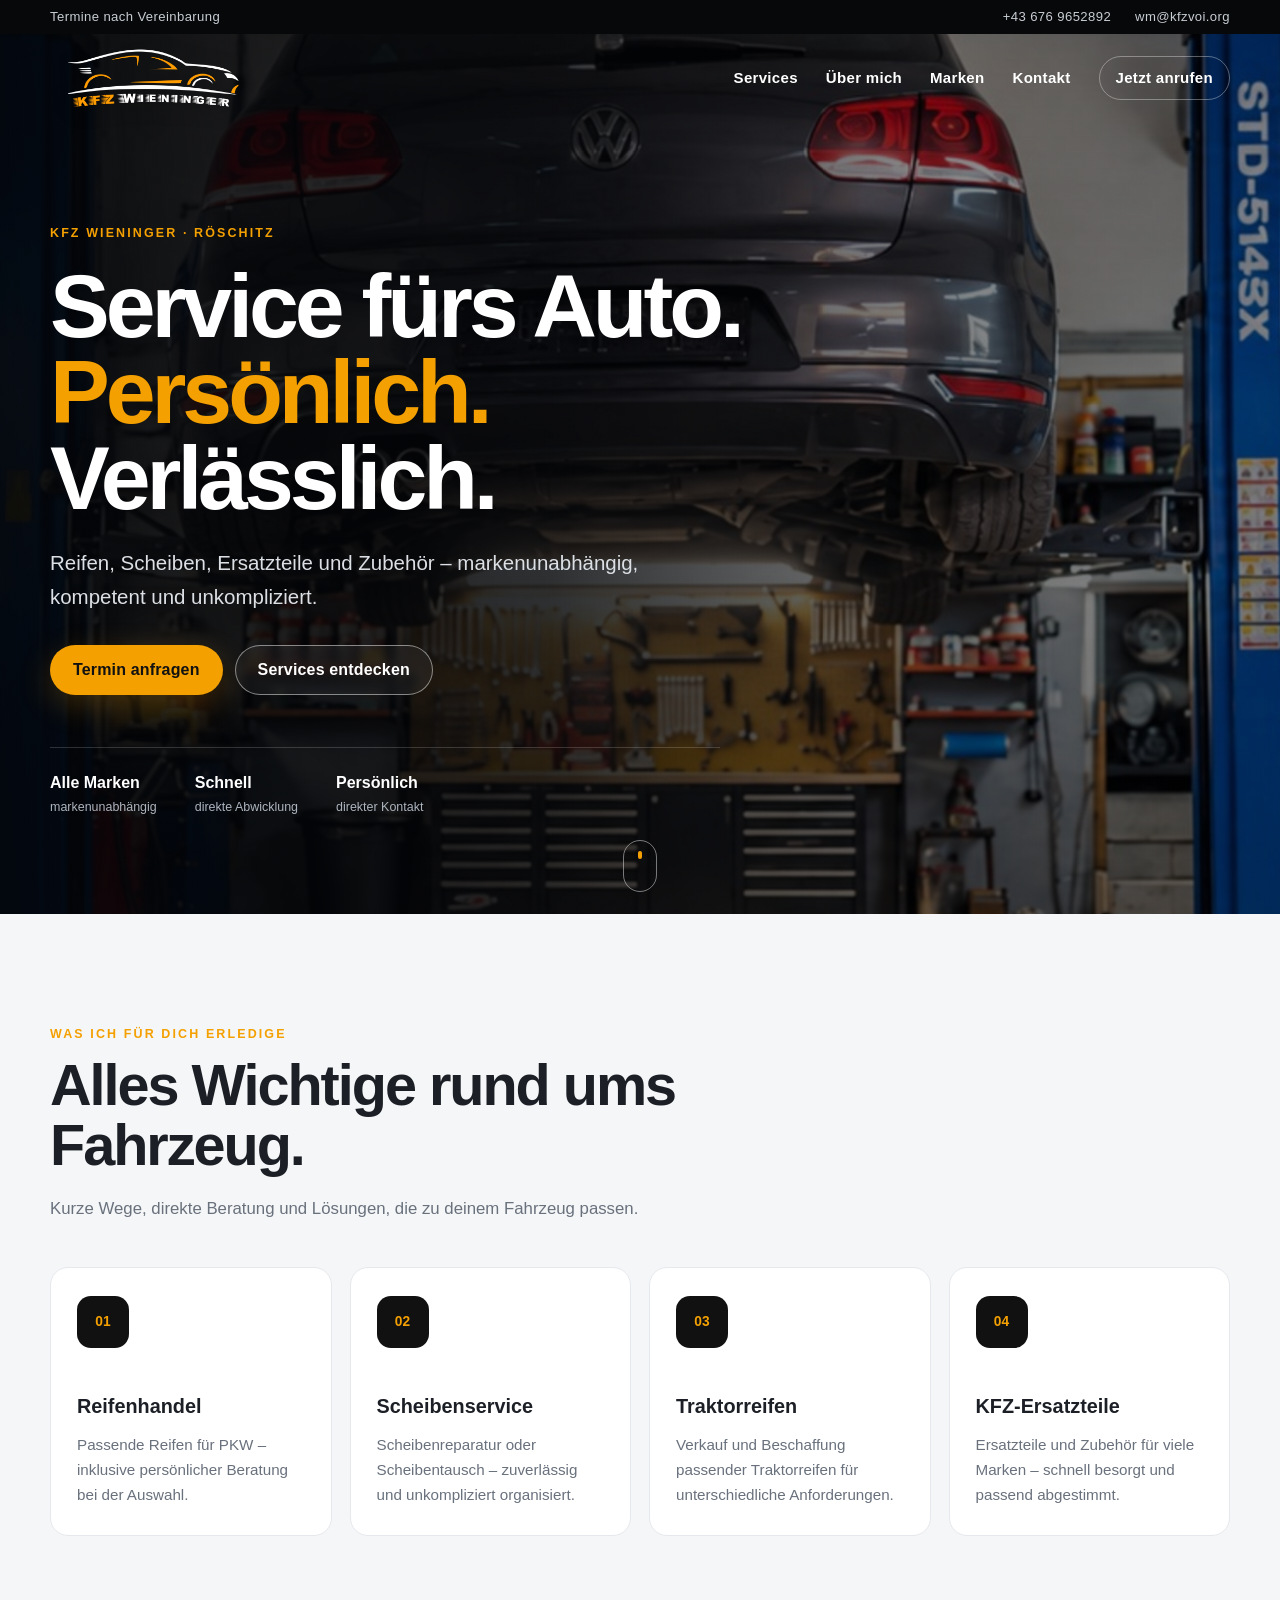
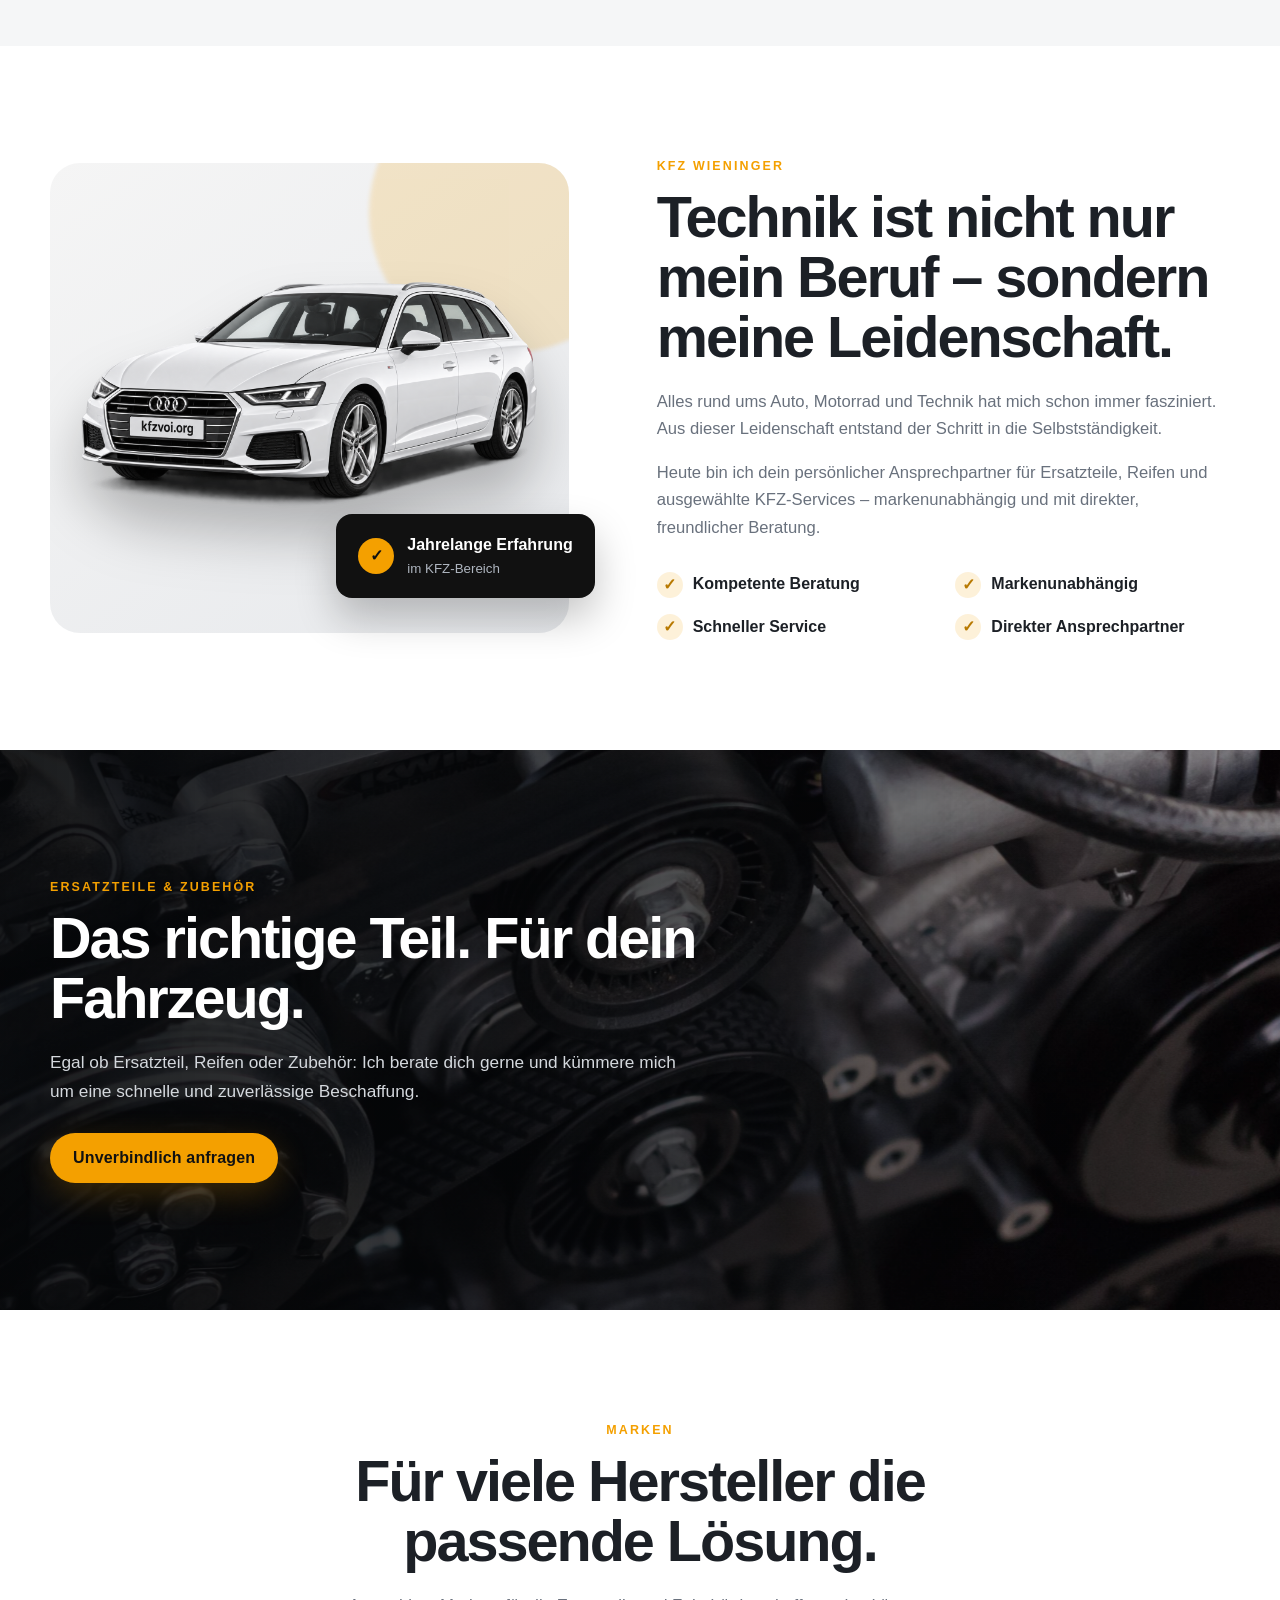
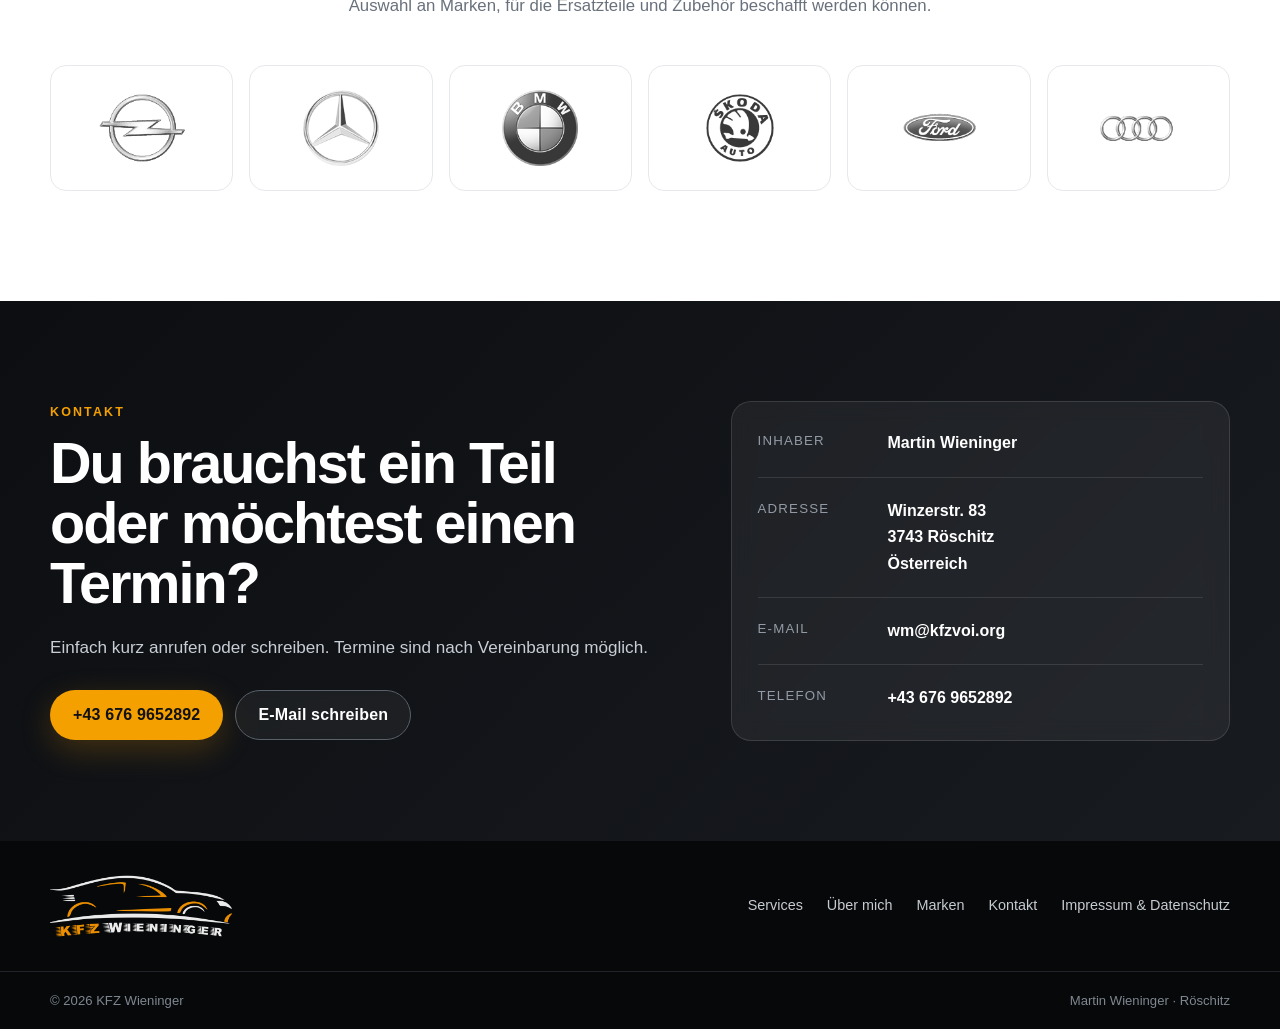
<file: index.html>
<!doctype html>
<html lang="de">
<head>
  <meta charset="utf-8">
  <meta name="viewport" content="width=device-width,initial-scale=1">
  <meta name="theme-color" content="#0b0c0e">
  <title>KFZ Wieninger – Service, Reifen & Ersatzteile</title>
  <meta name="description" content="KFZ Wieninger in Röschitz – Reifenhandel, Scheibenreparatur, Traktorreifen und KFZ-Ersatzteile. Persönlich, markenunabhängig und zuverlässig.">
  <link rel="stylesheet" href="assets/style.css">
  <link rel="icon" href="favicon.ico" type="image/x-icon">
</head>
<body>
  <div class="topbar">
    <div class="wrap topbar-inner">
      <span>Termine nach Vereinbarung</span>
      <div class="topbar-links">
        <a href="tel:+436769652892">+43 676 9652892</a>
        <a href="mailto:wm@kfzvoi.org">wm@kfzvoi.org</a>
      </div>
    </div>
  </div>

  <header class="site-header" id="site-header">
    <div class="wrap nav">
      <a class="logo" href="#top" aria-label="KFZ Wieninger Startseite"><img src="assets/img/logo.png" alt="KFZ Wieninger"></a>
      <button class="menu-btn" aria-label="Menü öffnen" aria-expanded="false"><span></span><span></span><span></span></button>
      <nav class="navlinks" aria-label="Hauptnavigation">
        <a href="#services">Services</a>
        <a href="#ueber-mich">Über mich</a>
        <a href="#marken">Marken</a>
        <a href="#kontakt">Kontakt</a>
        <a class="nav-cta" href="tel:+436769652892">Jetzt anrufen</a>
      </nav>
    </div>
  </header>

  <main id="top">
    <section class="hero parallax-section" data-parallax="0.18">
      <div class="parallax-bg hero-bg" aria-hidden="true"></div>
      <div class="hero-shade" aria-hidden="true"></div>
      <div class="wrap hero-inner">
        <div class="hero-copy reveal">
          <div class="eyebrow">KFZ Wieninger · Röschitz</div>
          <h1>Service fürs Auto.<br><span>Persönlich.</span> Verlässlich.</h1>
          <p>Reifen, Scheiben, Ersatzteile und Zubehör – markenunabhängig, kompetent und unkompliziert.</p>
          <div class="hero-actions">
            <a class="button primary" href="tel:+436769652892">Termin anfragen</a>
            <a class="button ghost" href="#services">Services entdecken</a>
          </div>
          <div class="hero-facts" aria-label="Vorteile">
            <div><strong>Alle Marken</strong><span>markenunabhängig</span></div>
            <div><strong>Schnell</strong><span>direkte Abwicklung</span></div>
            <div><strong>Persönlich</strong><span>direkter Kontakt</span></div>
          </div>
        </div>
      </div>
      <a class="scroll-cue" href="#services" aria-label="Zu den Services scrollen"><span></span></a>
    </section>

    <section class="section services-section" id="services">
      <div class="wrap">
        <div class="section-head reveal">
          <div class="kicker">Was ich für dich erledige</div>
          <h2>Alles Wichtige rund ums Fahrzeug.</h2>
          <p>Kurze Wege, direkte Beratung und Lösungen, die zu deinem Fahrzeug passen.</p>
        </div>
        <div class="service-grid">
          <article class="service-card reveal">
            <div class="service-icon">01</div><h3>Reifenhandel</h3><p>Passende Reifen für PKW – inklusive persönlicher Beratung bei der Auswahl.</p>
          </article>
          <article class="service-card reveal">
            <div class="service-icon">02</div><h3>Scheibenservice</h3><p>Scheibenreparatur oder Scheibentausch – zuverlässig und unkompliziert organisiert.</p>
          </article>
          <article class="service-card reveal">
            <div class="service-icon">03</div><h3>Traktorreifen</h3><p>Verkauf und Beschaffung passender Traktorreifen für unterschiedliche Anforderungen.</p>
          </article>
          <article class="service-card reveal">
            <div class="service-icon">04</div><h3>KFZ-Ersatzteile</h3><p>Ersatzteile und Zubehör für viele Marken – schnell besorgt und passend abgestimmt.</p>
          </article>
        </div>
      </div>
    </section>

    <section class="section about-section" id="ueber-mich">
      <div class="wrap about-grid">
        <div class="about-visual reveal">
          <div class="image-frame"><img src="assets/img/audi.png" alt="Fahrzeug"></div>
          <div class="experience-card"><span>✓</span><div><strong>Jahrelange Erfahrung</strong><small>im KFZ-Bereich</small></div></div>
        </div>
        <div class="about-copy reveal">
          <div class="kicker">KFZ Wieninger</div>
          <h2>Technik ist nicht nur mein Beruf – sondern meine Leidenschaft.</h2>
          <p>Alles rund ums Auto, Motorrad und Technik hat mich schon immer fasziniert. Aus dieser Leidenschaft entstand der Schritt in die Selbstständigkeit.</p>
          <p>Heute bin ich dein persönlicher Ansprechpartner für Ersatzteile, Reifen und ausgewählte KFZ-Services – markenunabhängig und mit direkter, freundlicher Beratung.</p>
          <div class="benefits">
            <div><span>✓</span><strong>Kompetente Beratung</strong></div>
            <div><span>✓</span><strong>Markenunabhängig</strong></div>
            <div><span>✓</span><strong>Schneller Service</strong></div>
            <div><span>✓</span><strong>Direkter Ansprechpartner</strong></div>
          </div>
        </div>
      </div>
    </section>

    <section class="parallax-band parallax-section" data-parallax="0.12">
      <div class="parallax-bg workshop-bg" aria-hidden="true"></div>
      <div class="band-overlay" aria-hidden="true"></div>
      <div class="wrap band-content reveal">
        <div class="kicker">Ersatzteile & Zubehör</div>
        <h2>Das richtige Teil. Für dein Fahrzeug.</h2>
        <p>Egal ob Ersatzteil, Reifen oder Zubehör: Ich berate dich gerne und kümmere mich um eine schnelle und zuverlässige Beschaffung.</p>
        <a class="button primary" href="#kontakt">Unverbindlich anfragen</a>
      </div>
    </section>

    <section class="section brands-section" id="marken">
      <div class="wrap">
        <div class="section-head centered reveal">
          <div class="kicker">Marken</div>
          <h2>Für viele Hersteller die passende Lösung.</h2>
          <p>Auswahl an Marken, für die Ersatzteile und Zubehör beschafft werden können.</p>
        </div>
        <div class="brand-grid reveal">
          <div class="brand"><img src="assets/img/opel.png" alt="Opel"></div>
          <div class="brand"><img src="assets/img/mercedes.png" alt="Mercedes-Benz"></div>
          <div class="brand"><img src="assets/img/bmw.png" alt="BMW"></div>
          <div class="brand"><img src="assets/img/skoda.png" alt="Škoda"></div>
          <div class="brand"><img src="assets/img/ford.png" alt="Ford"></div>
          <div class="brand"><img src="assets/img/audi-logo.png" alt="Audi"></div>
        </div>
      </div>
    </section>

    <section class="contact-section" id="kontakt">
      <div class="wrap contact-shell reveal">
        <div class="contact-intro">
          <div class="kicker">Kontakt</div>
          <h2>Du brauchst ein Teil oder möchtest einen Termin?</h2>
          <p>Einfach kurz anrufen oder schreiben. Termine sind nach Vereinbarung möglich.</p>
          <div class="contact-actions">
            <a class="button primary" href="tel:+436769652892">+43 676 9652892</a>
            <a class="button ghost light" href="mailto:wm@kfzvoi.org">E-Mail schreiben</a>
          </div>
        </div>
        <aside class="contact-card">
          <div class="contact-row"><span>Inhaber</span><strong>Martin Wieninger</strong></div>
          <div class="contact-row"><span>Adresse</span><strong>Winzerstr. 83<br>3743 Röschitz<br>Österreich</strong></div>
          <div class="contact-row"><span>E-Mail</span><strong><a href="mailto:wm@kfzvoi.org">wm@kfzvoi.org</a></strong></div>
          <div class="contact-row"><span>Telefon</span><strong><a href="tel:+436769652892">+43 676 9652892</a></strong></div>
        </aside>
      </div>
    </section>
  </main>

  <footer>
    <div class="wrap footer-main">
      <a class="footer-logo" href="#top"><img src="assets/img/logo.png" alt="KFZ Wieninger"></a>
      <div class="footer-links"><a href="#services">Services</a><a href="#ueber-mich">Über mich</a><a href="#marken">Marken</a><a href="#kontakt">Kontakt</a><a href="impressum/">Impressum & Datenschutz</a></div>
    </div>
    <div class="copyright"><div class="wrap"><span>© <span id="year">2026</span> KFZ Wieninger</span><span>Martin Wieninger · Röschitz</span></div></div>
  </footer>

  <a class="mobile-call" href="tel:+436769652892" aria-label="KFZ Wieninger anrufen">☎</a>
  <script src="assets/site.js"></script>
</body>
</html>
</file>
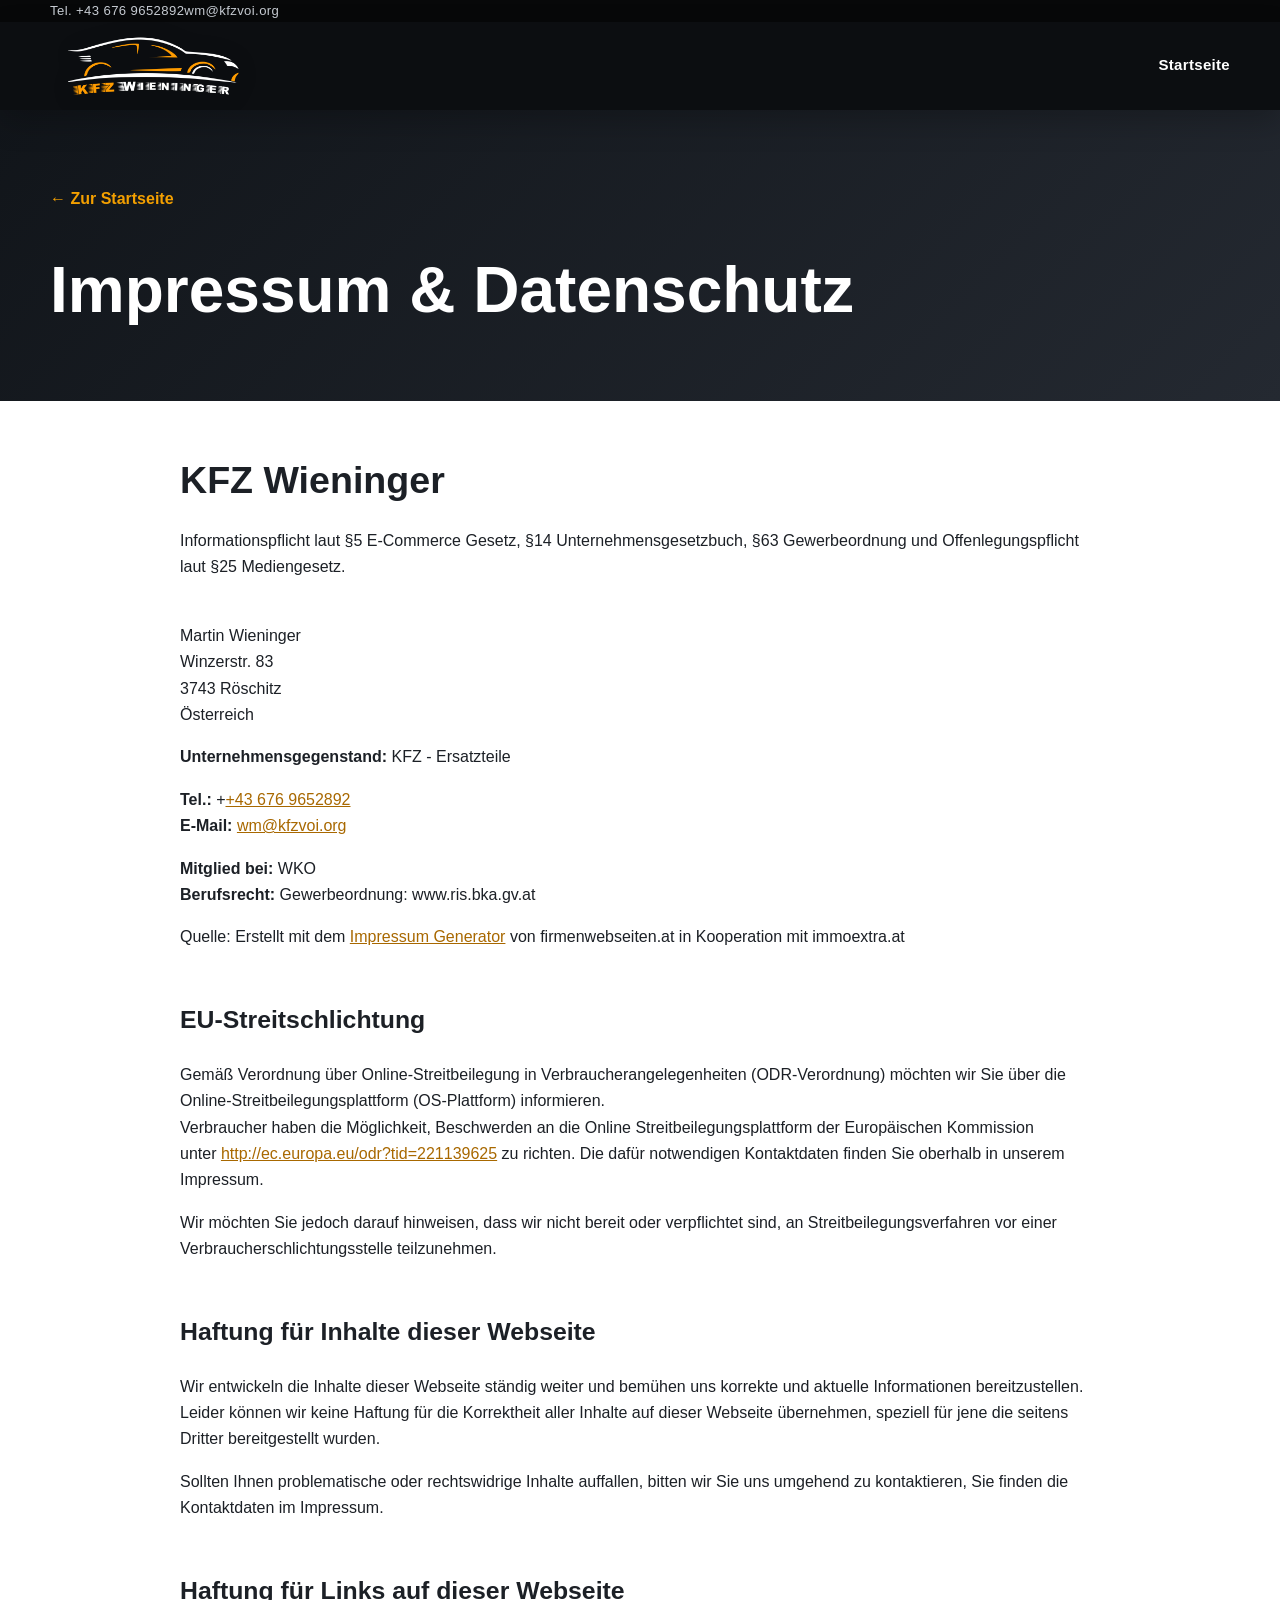
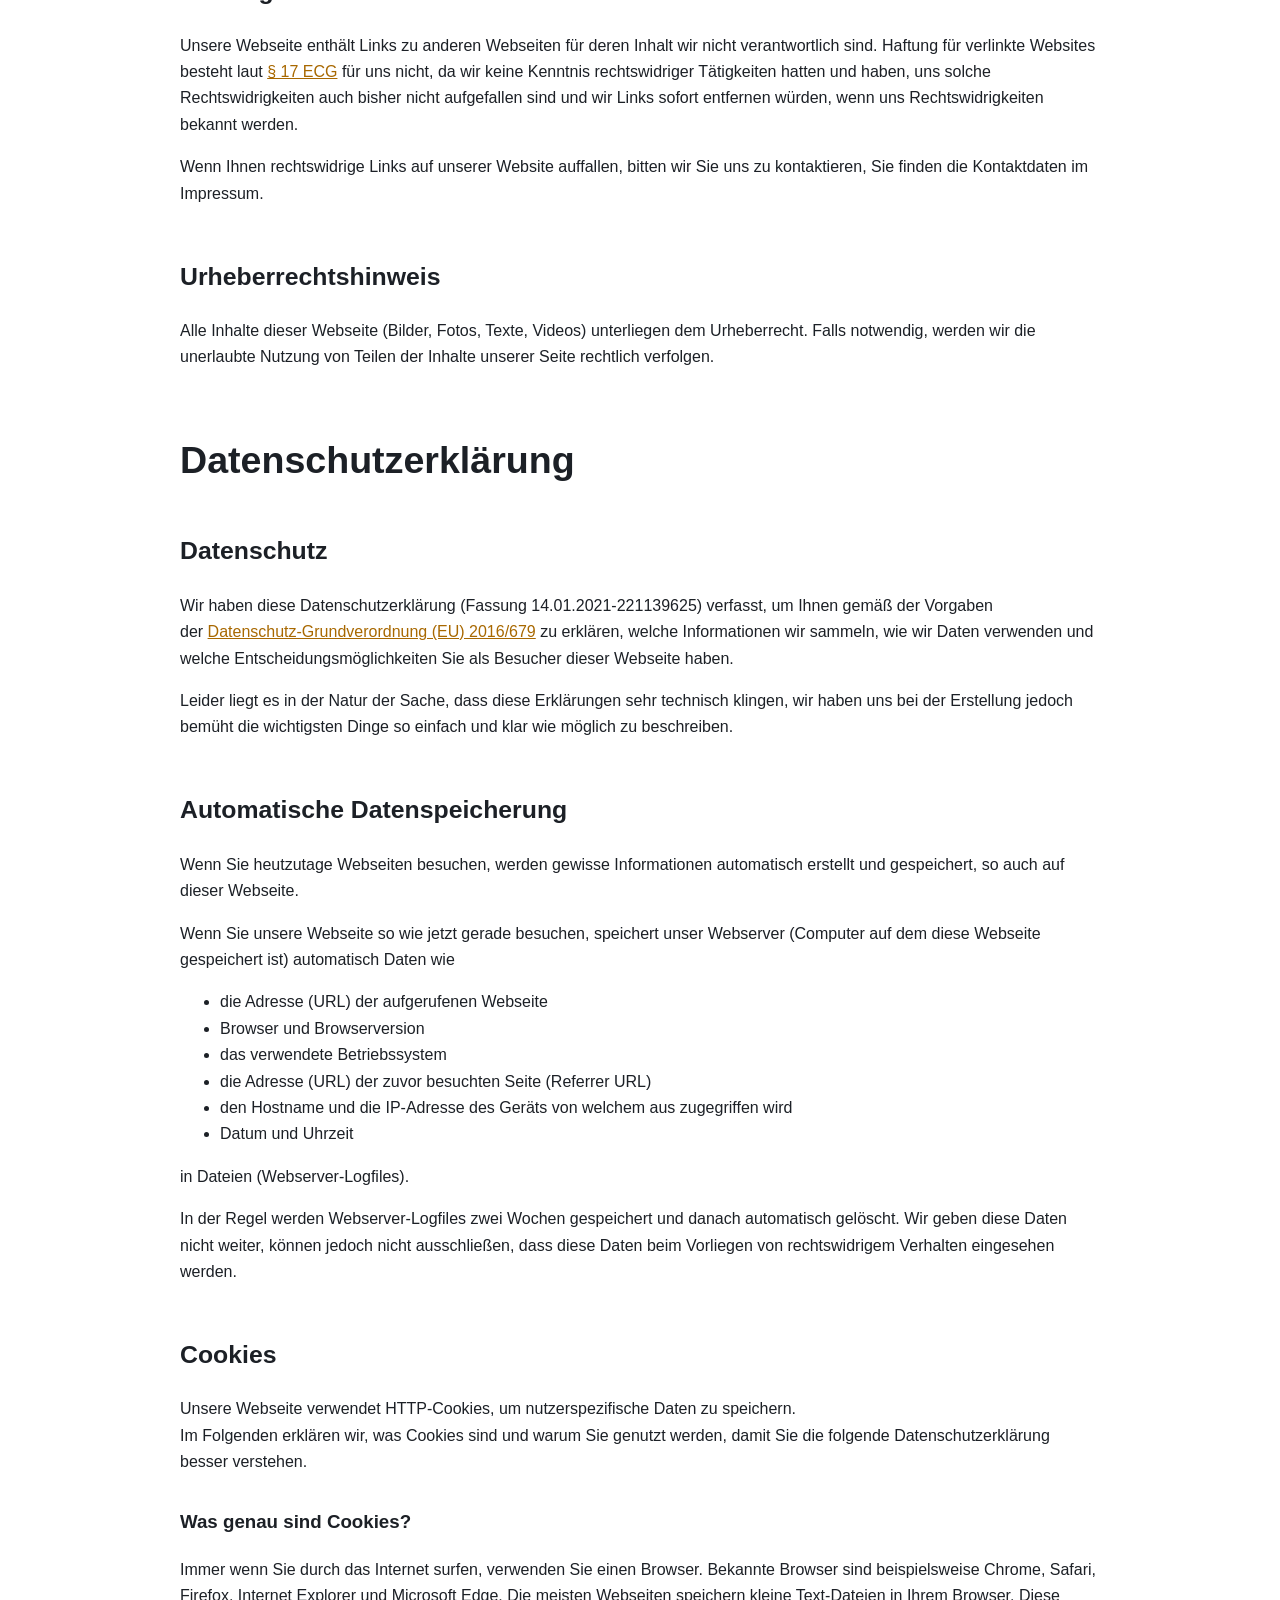
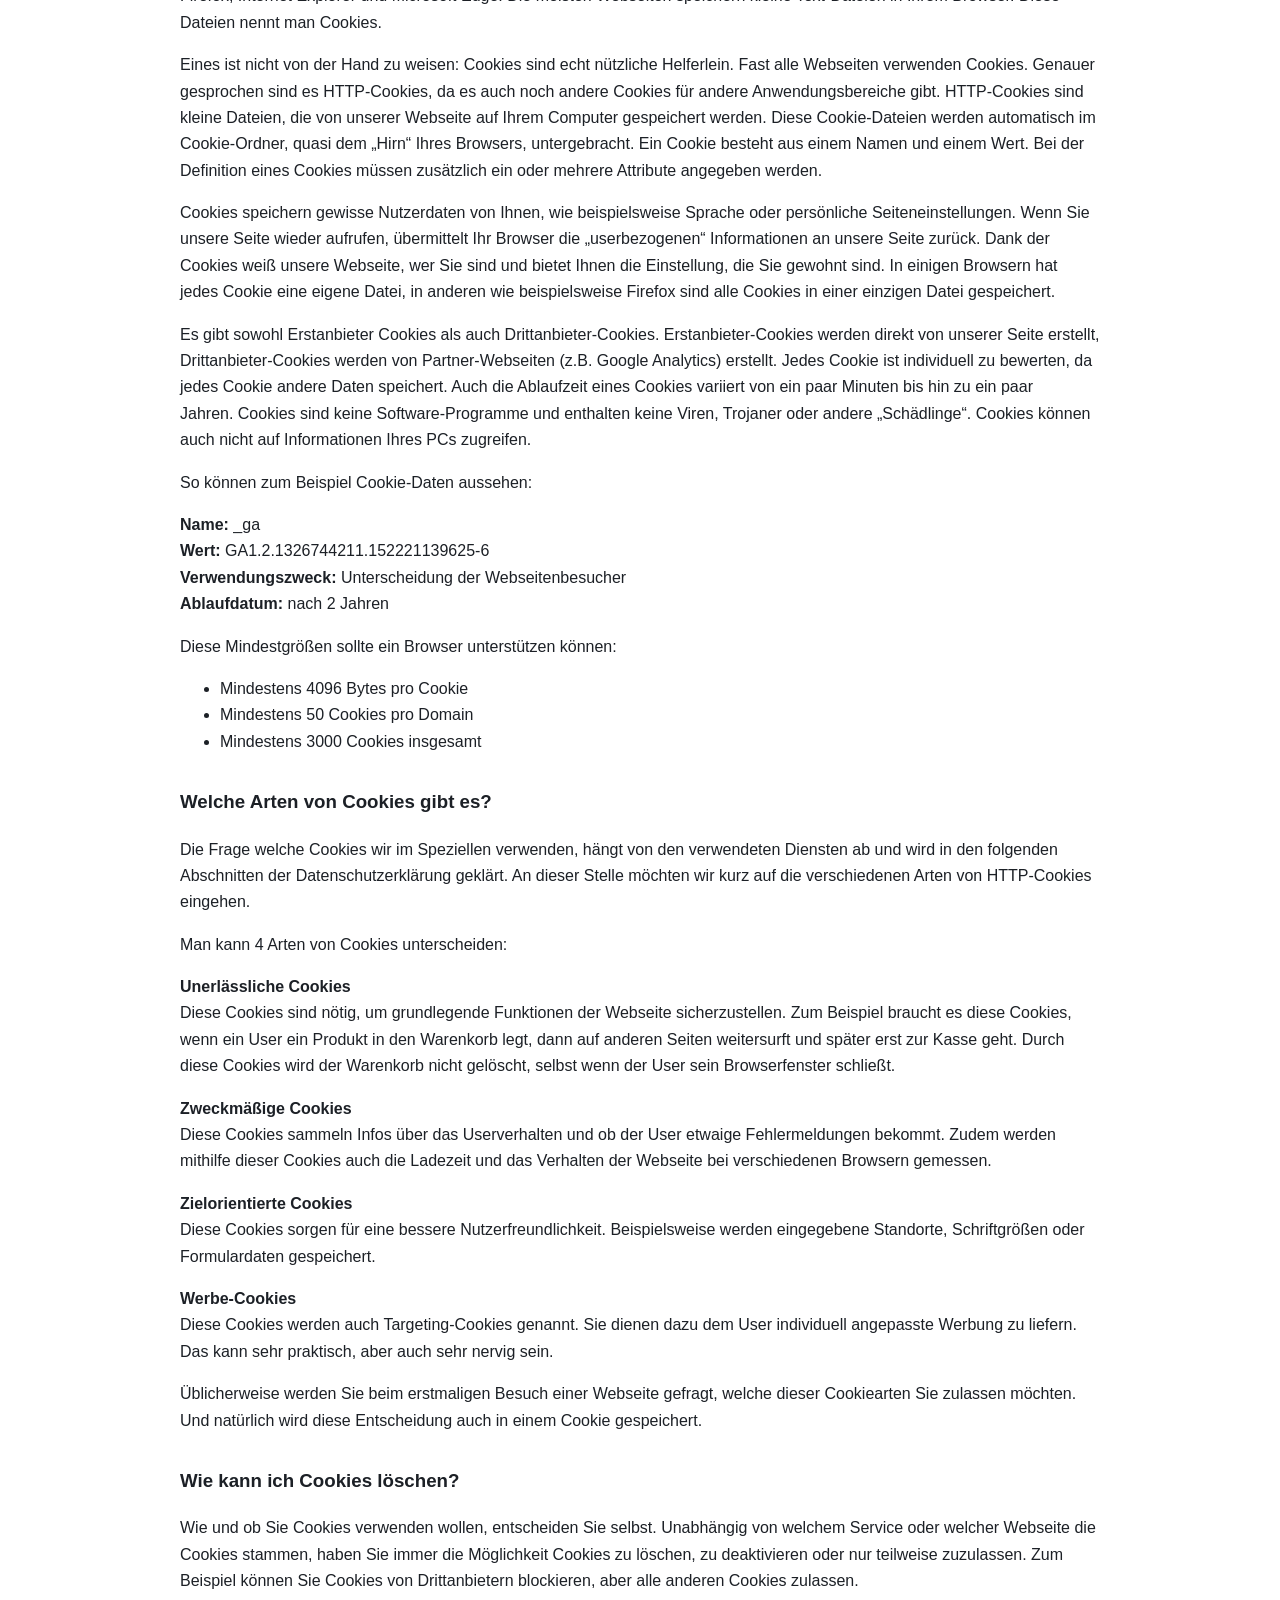
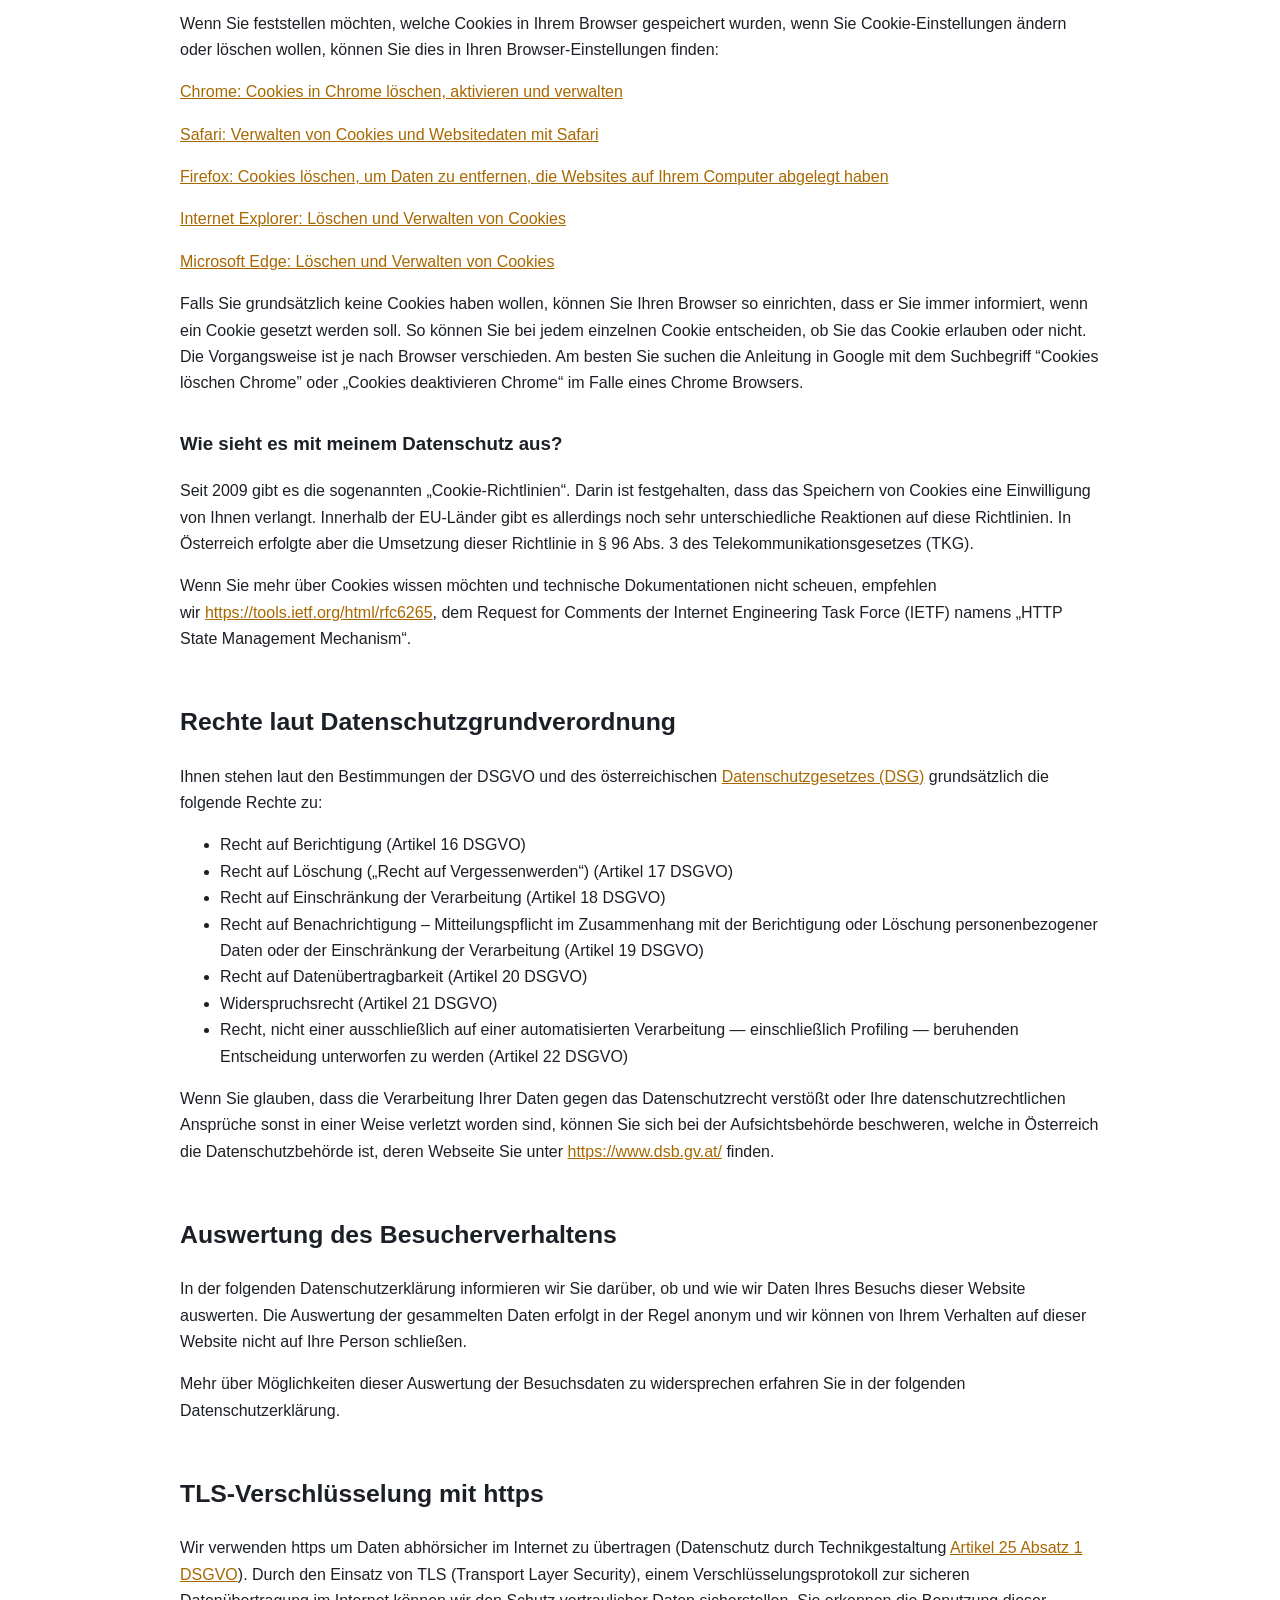
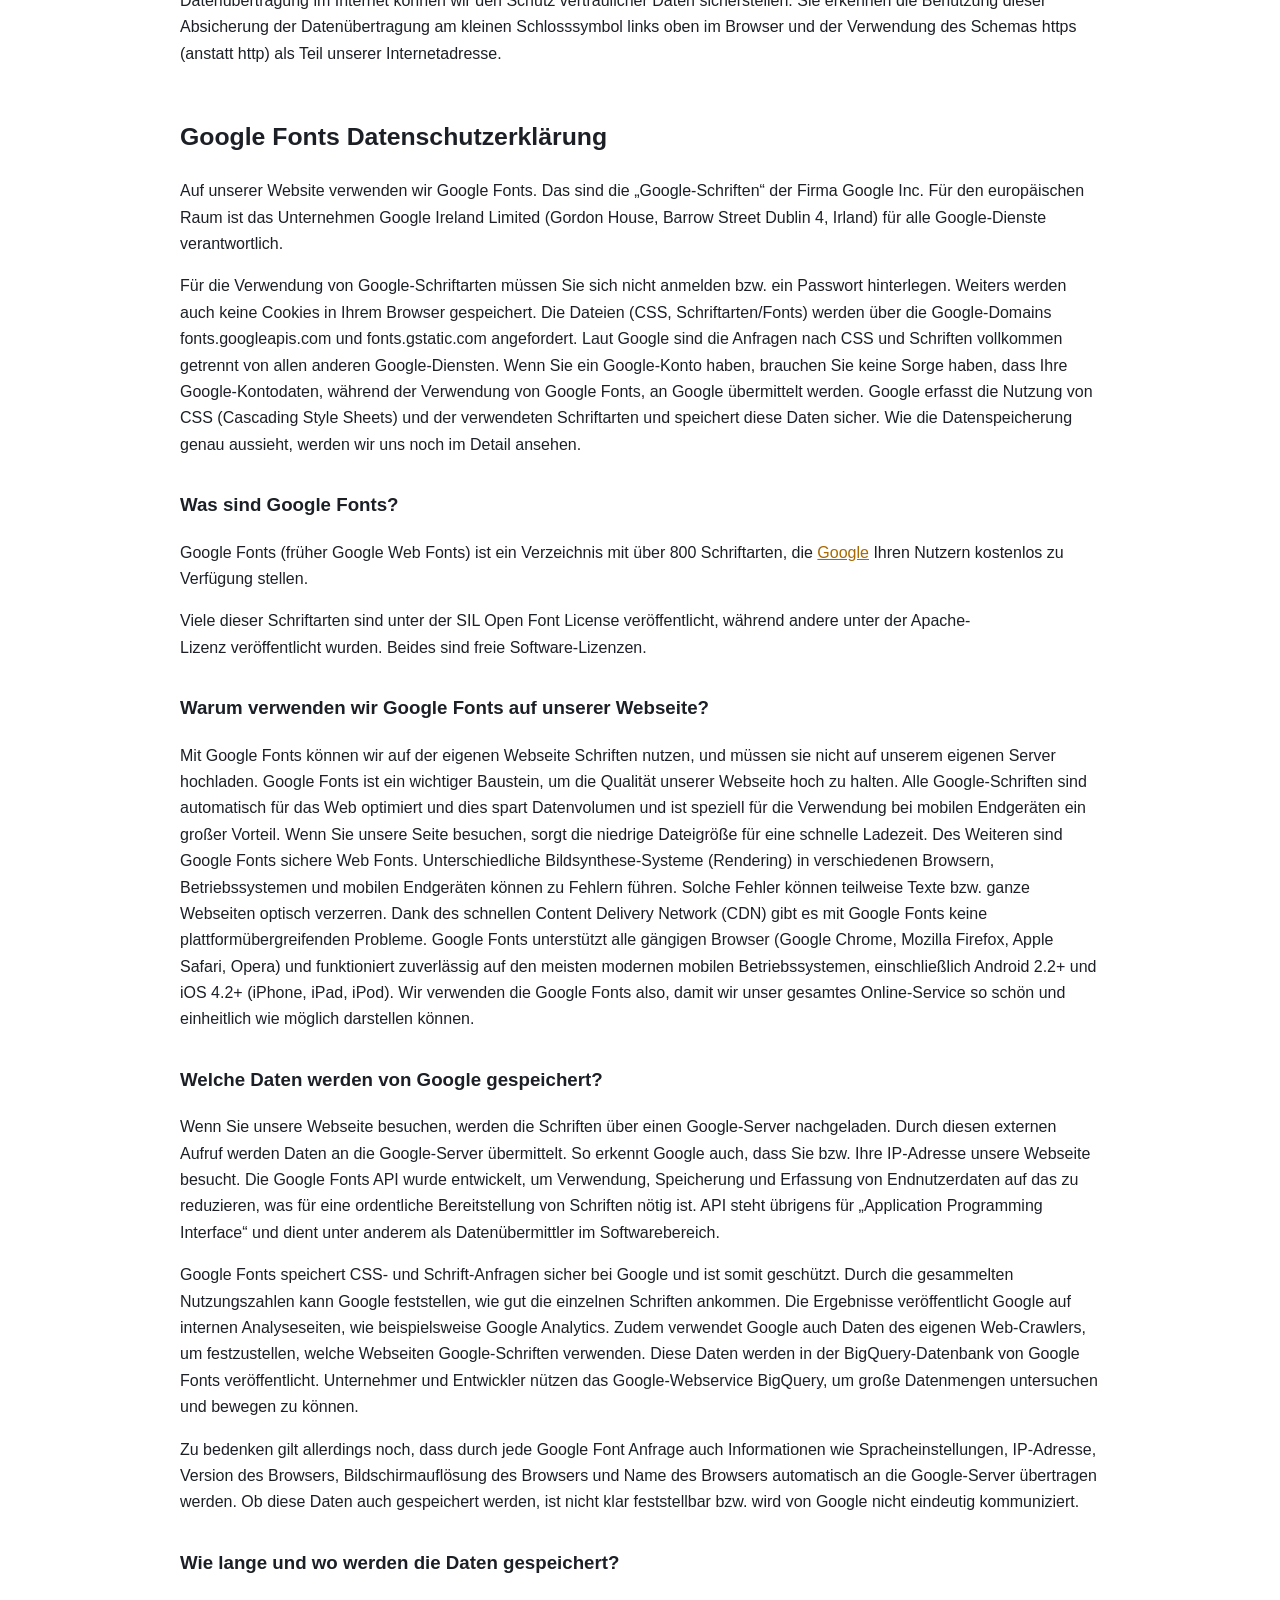
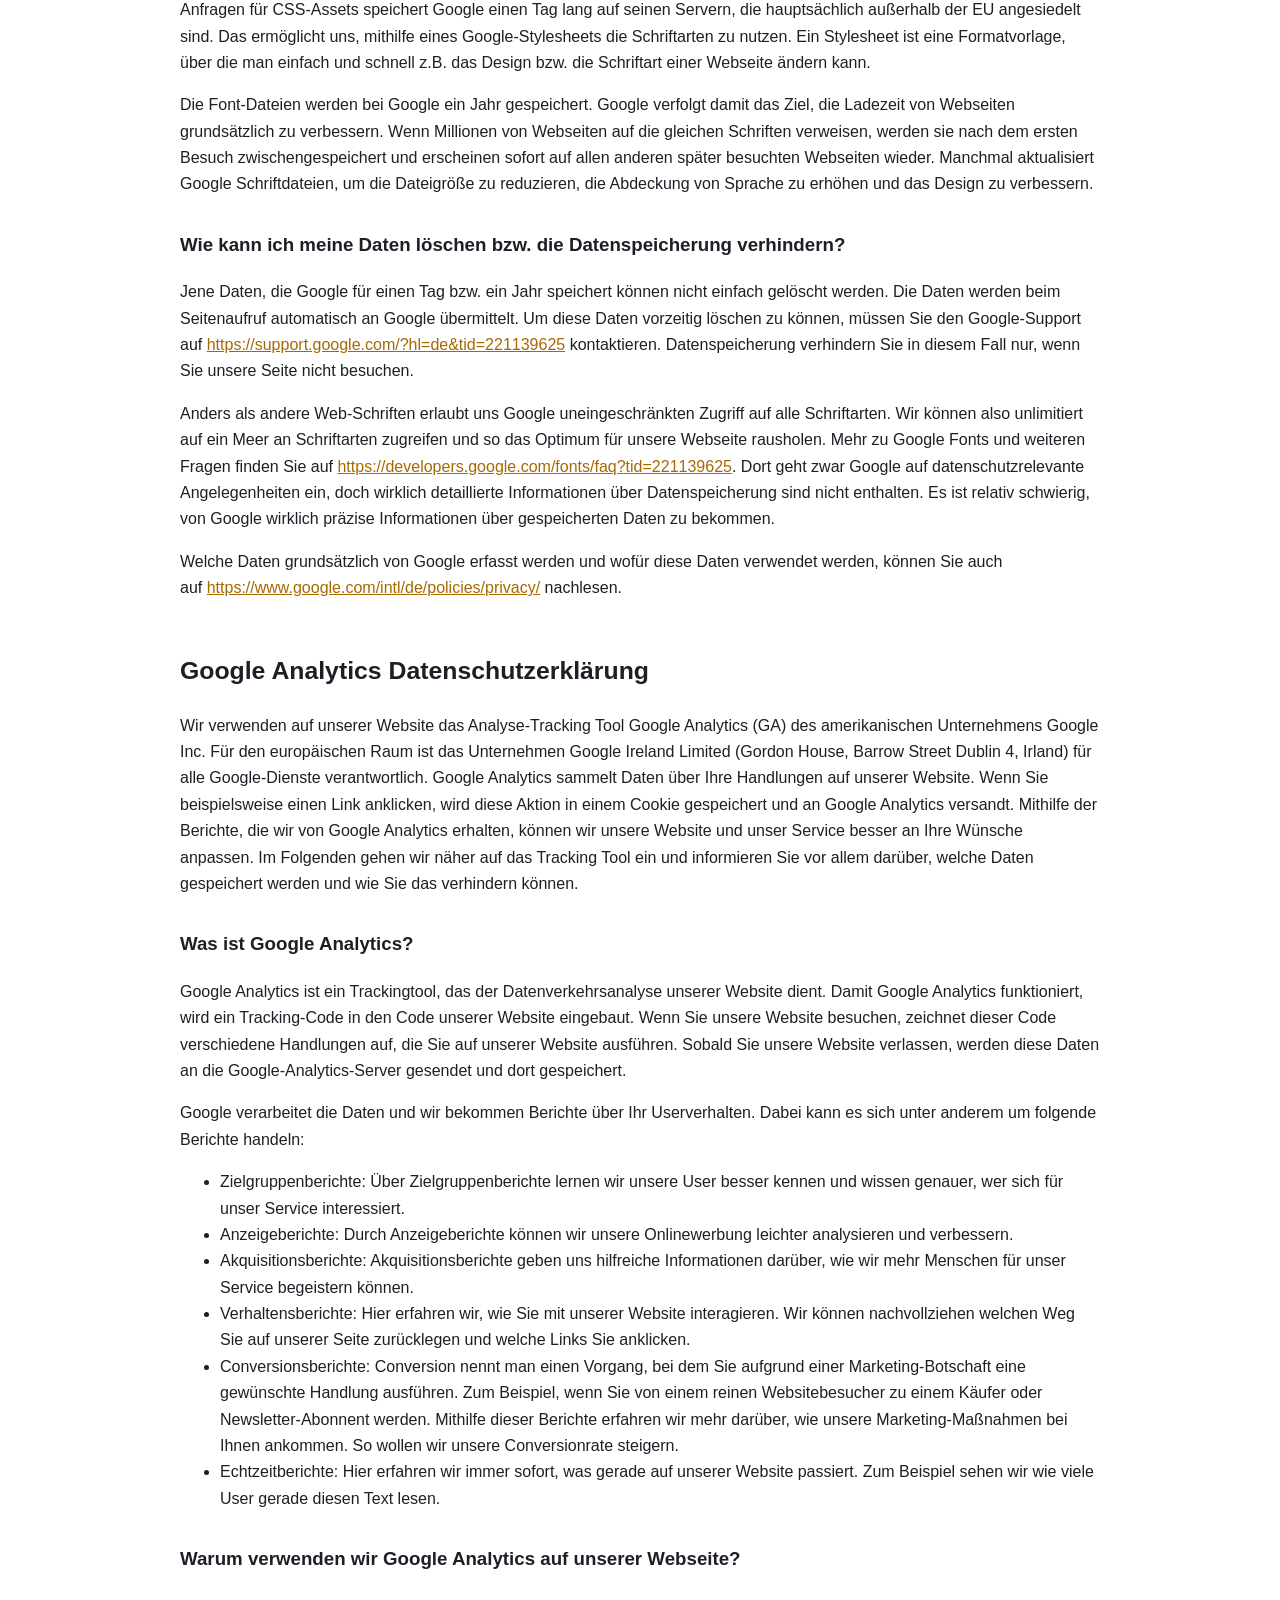
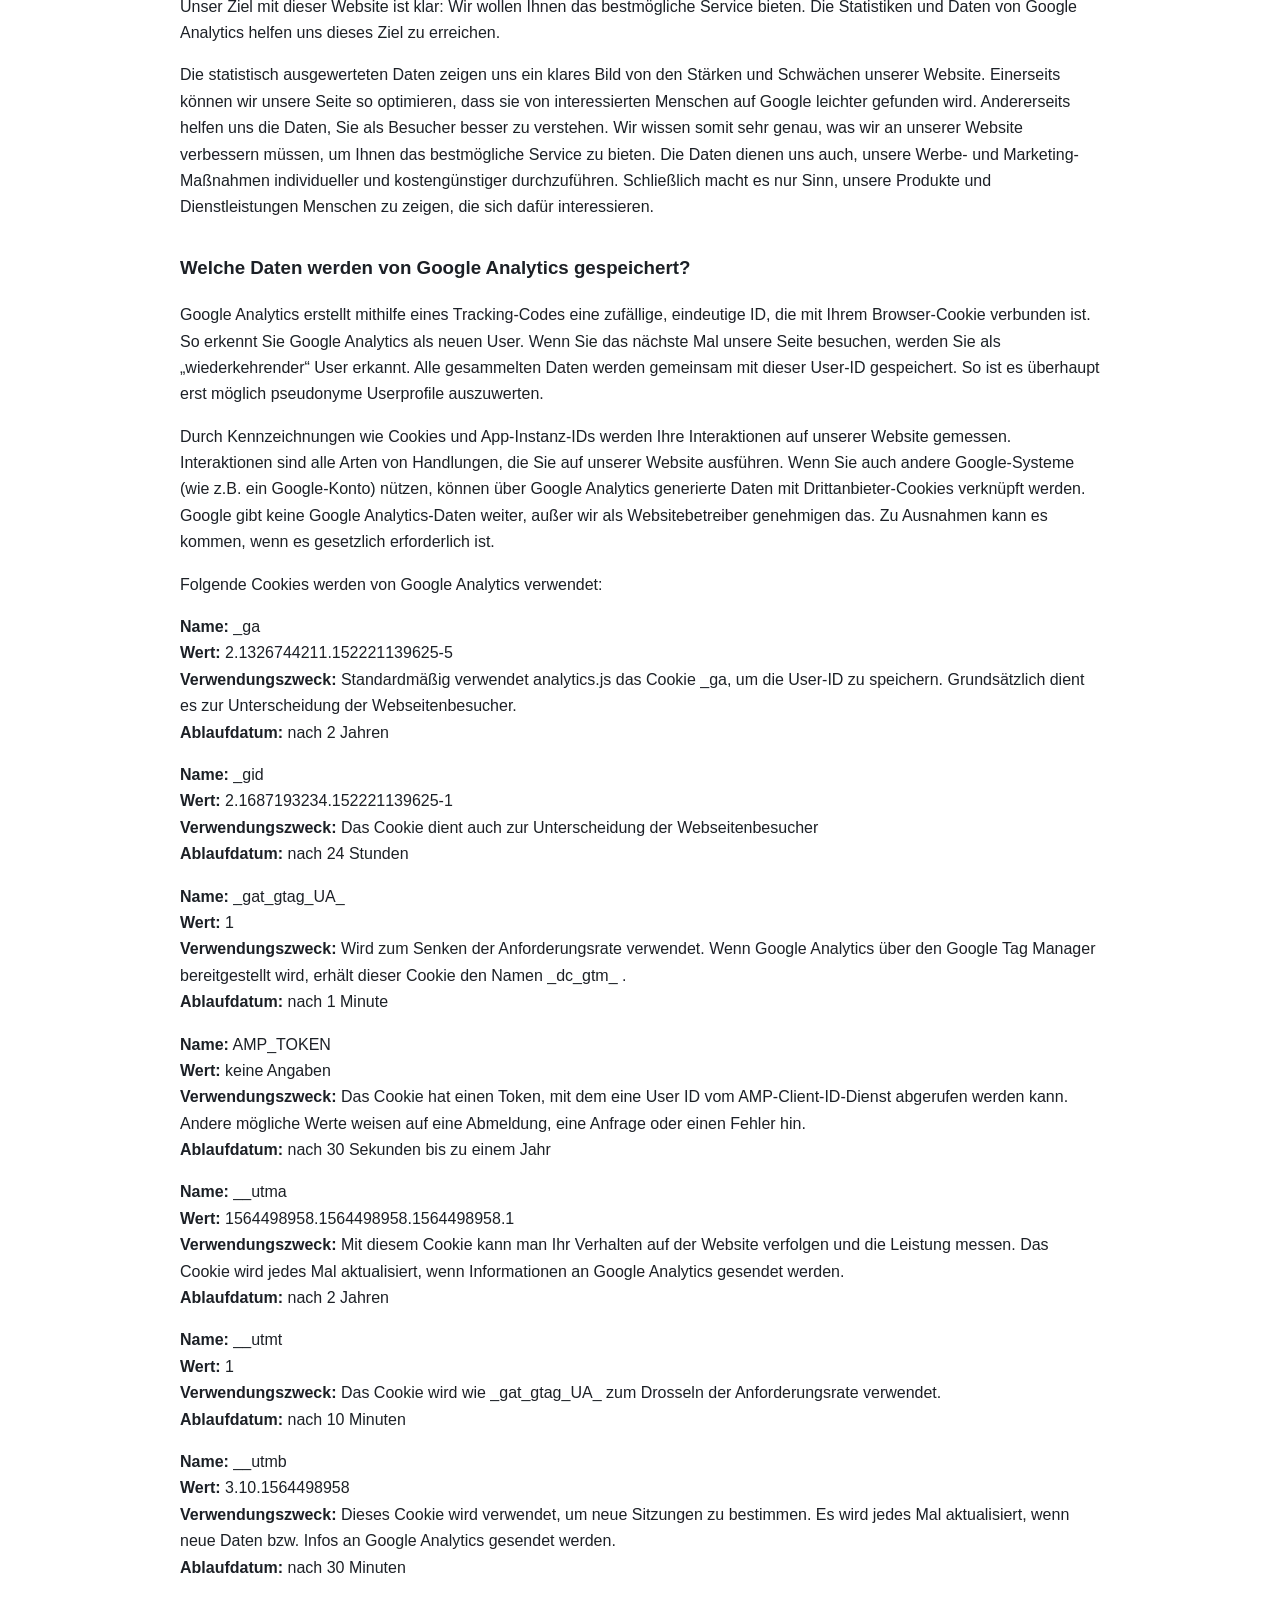
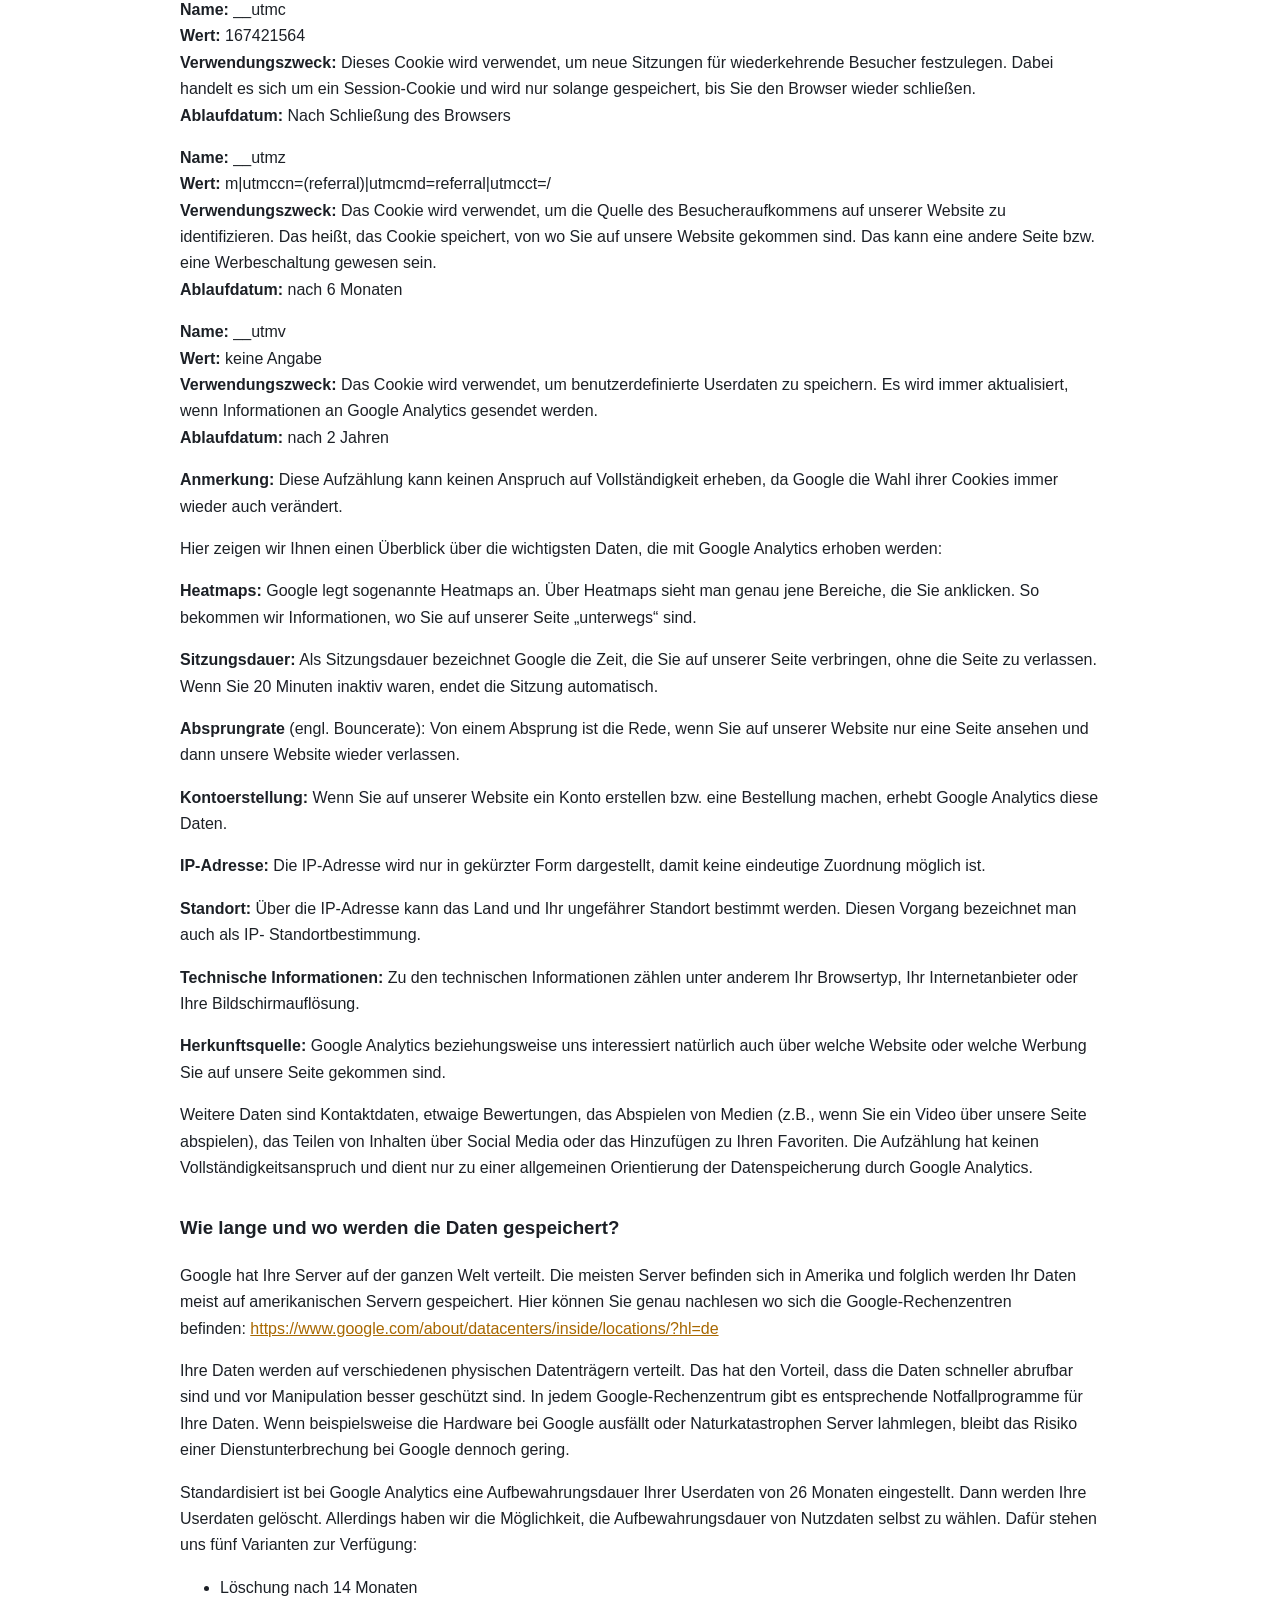
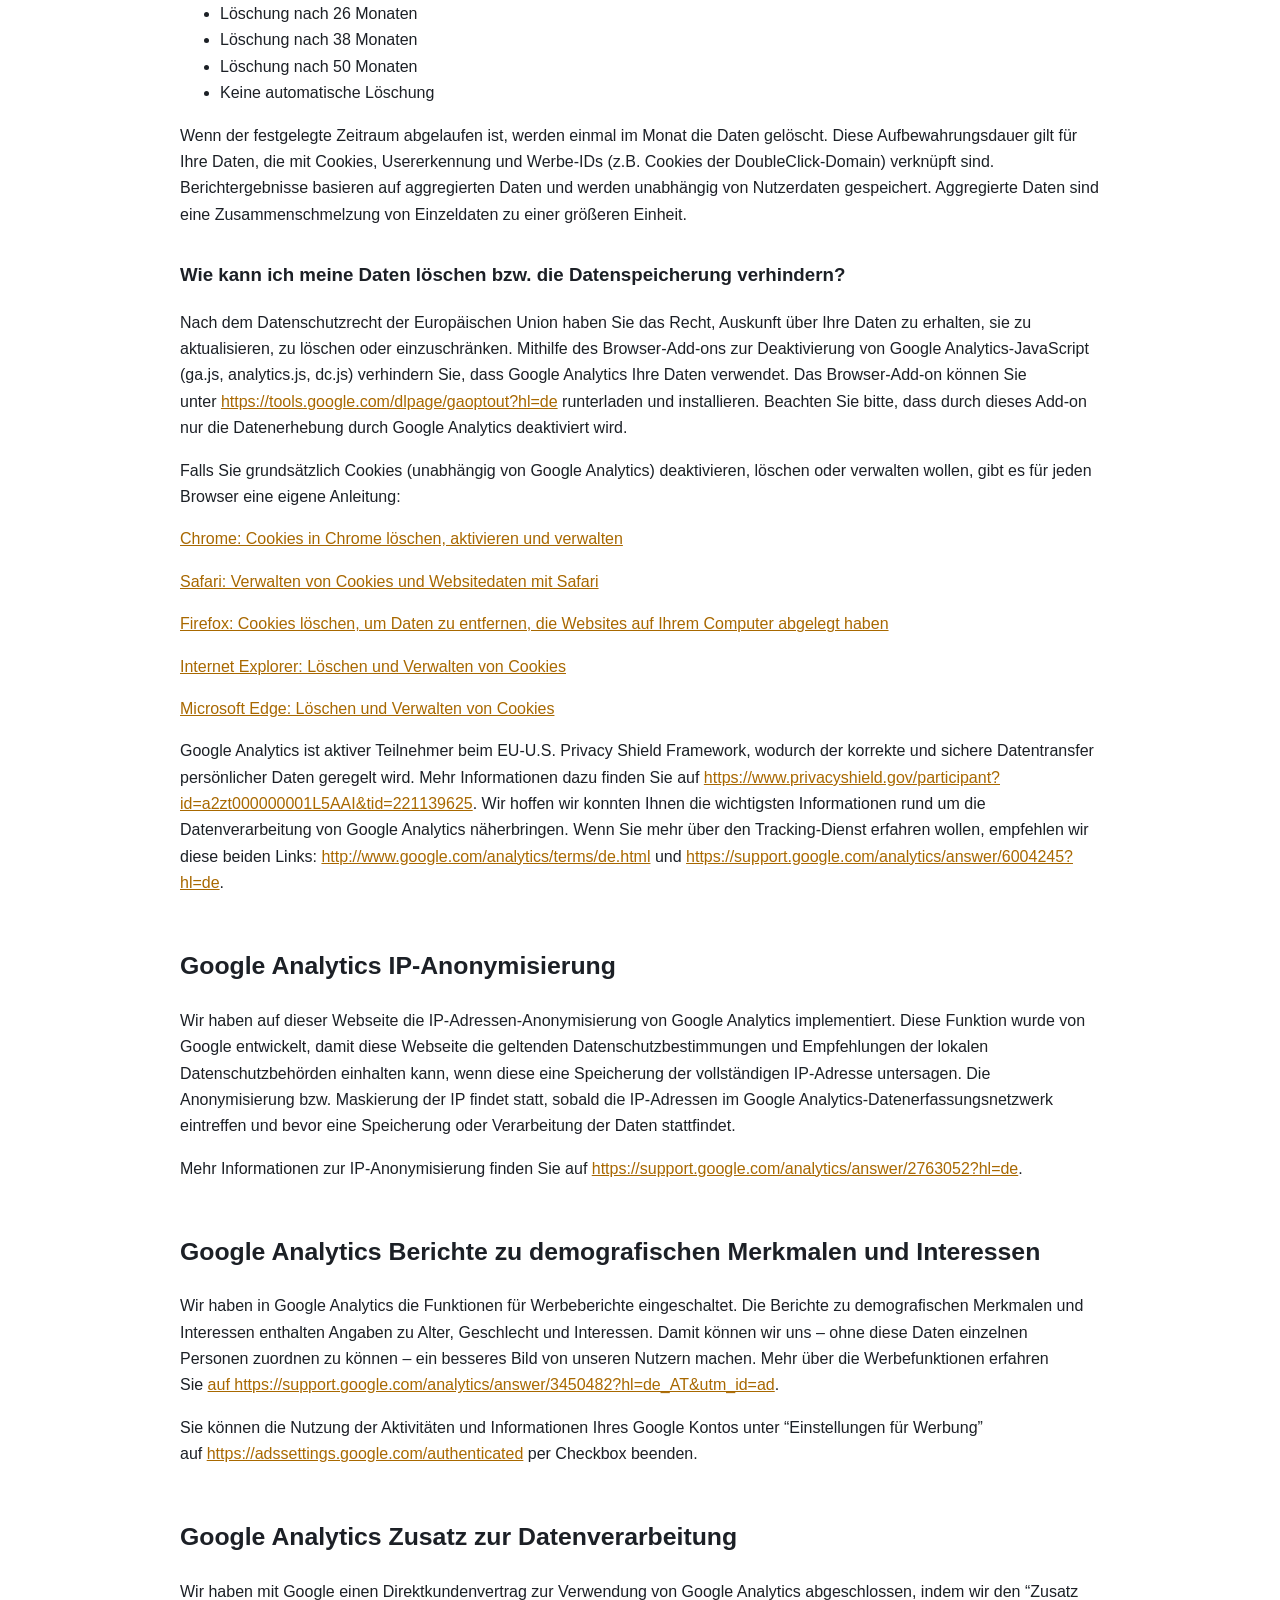
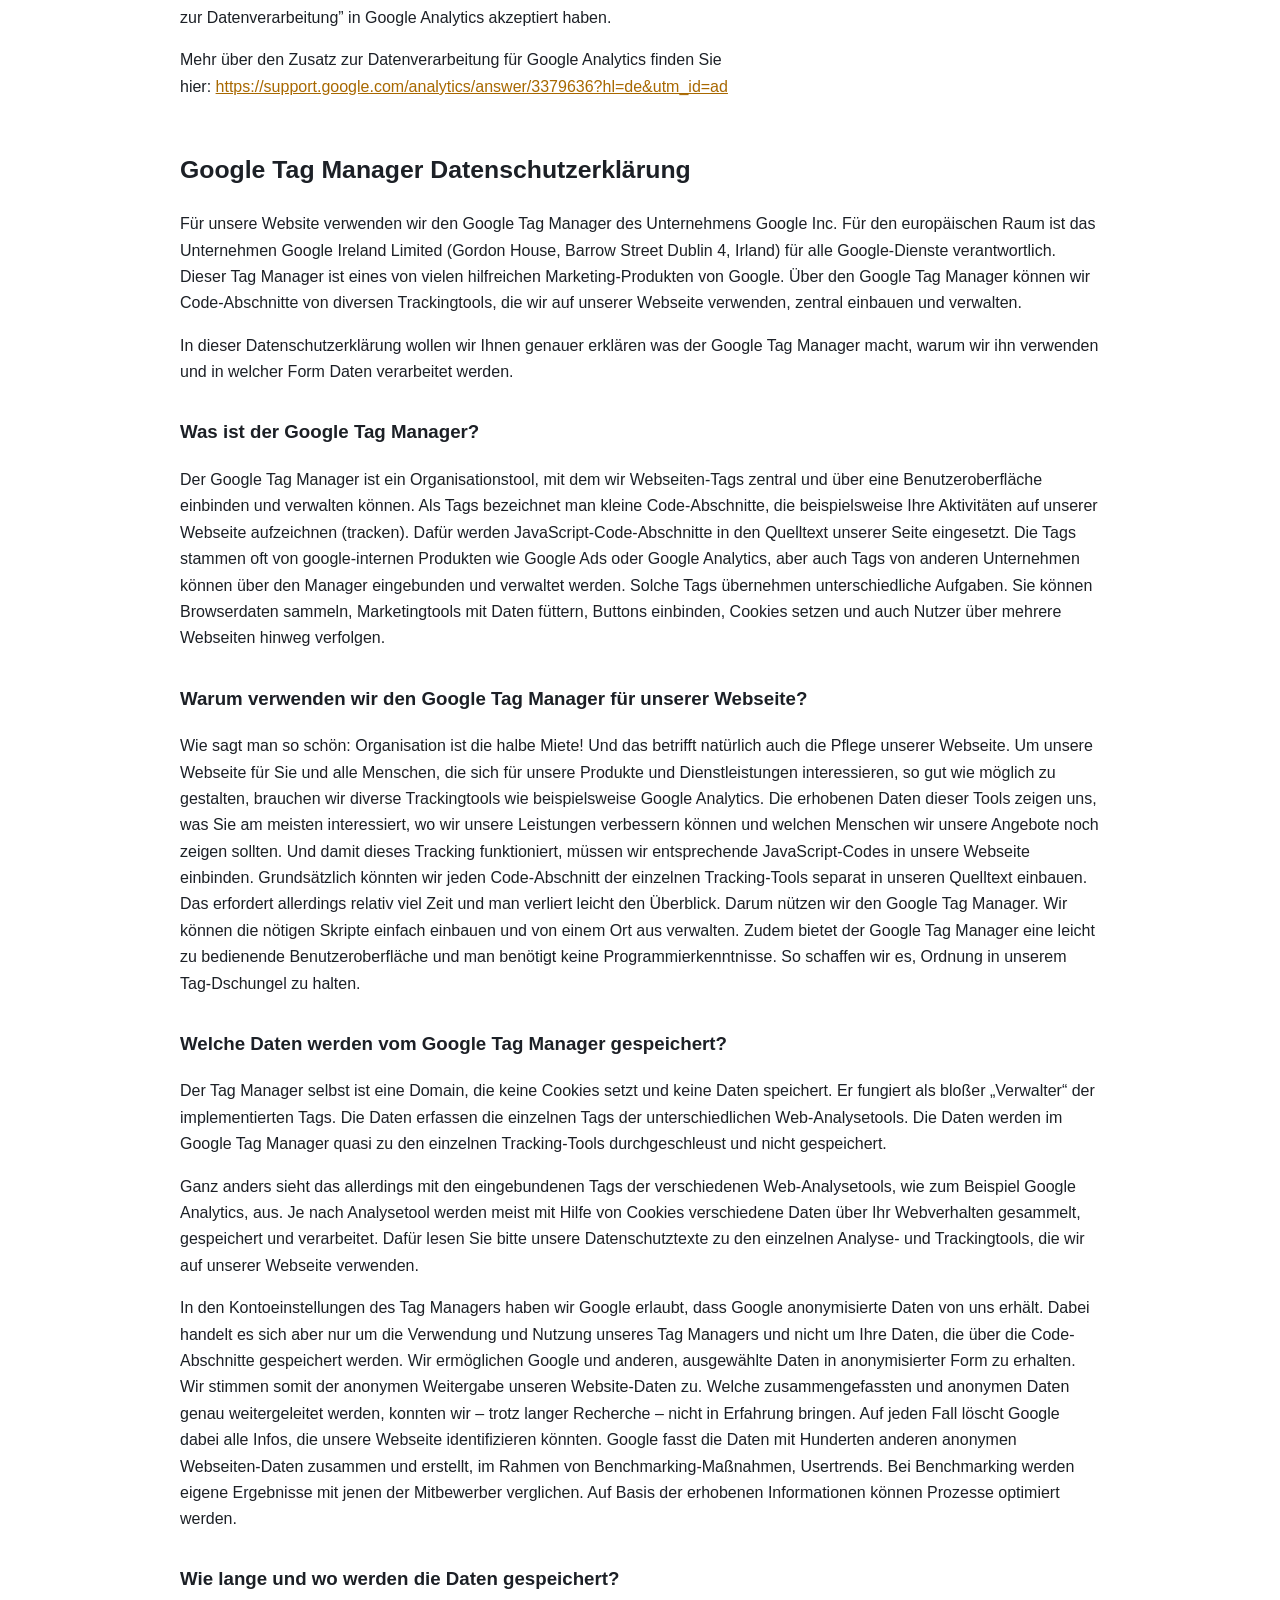
<file: impressum/index.html>
<!doctype html><html lang="de"><head><meta charset="utf-8"><meta name="viewport" content="width=device-width,initial-scale=1"><title>Impressum & Datenschutz – KFZ Wieninger</title><link rel="stylesheet" href="../assets/style.css"></head><body class="legal"><div class="topbar"><div class="wrap"><a href="tel:+436769652892">Tel. +43 676 9652892</a><a href="mailto:wm@kfzvoi.org">wm@kfzvoi.org</a></div></div><header class="site-header scrolled"><div class="wrap nav"><a class="logo" href="../"><img src="../assets/img/logo.png" alt="KFZ Wieninger"></a><nav class="navlinks" style="display:flex"><a href="../">Startseite</a></nav></div></header><section class="legal-hero"><div class="wrap"><a class="back" href="../">← Zur Startseite</a><h1>Impressum & Datenschutz</h1></div></section><main class="legal-content">

<h1><strong>KFZ Wieninger</strong></h1>






<p>Informationspflicht laut §5 E-Commerce Gesetz, §14 Unternehmensgesetzbuch, §63 Gewerbeordnung und Offenlegungspflicht laut §25 Mediengesetz.</p>






<p><br/>Martin Wieninger<br/>Winzerstr. 83<br/>3743 Röschitz<br/>Österreich</p>






<p><strong>Unternehmensgegenstand:</strong> KFZ - Ersatzteile</p>






<p><strong>Tel.:</strong> +<a href="tel:+436769652892">+43 676 9652892</a><br/><strong>E-Mail:</strong> <a href="mailto:franziska@wirkenundwerken.at"><a href="mailto:wm@kfzvoi.org">wm@kfzvoi.org</a></a></p>






<p><strong>Mitglied bei:</strong> WKO<br/><strong>Berufsrecht:</strong> Gewerbeordnung: www.ris.bka.gv.at</p>












<p>Quelle: Erstellt mit dem <a href="https://www.firmenwebseiten.at/impressum-generator/" rel="noreferrer noopener" target="_blank">Impressum Generator</a> von firmenwebseiten.at in Kooperation mit immoextra.at</p>






<h2>EU-Streitschlichtung</h2>






<p>Gemäß Verordnung über Online-Streitbeilegung in Verbraucherangelegenheiten (ODR-Verordnung) möchten wir Sie über die Online-Streitbeilegungsplattform (OS-Plattform) informieren.<br/>Verbraucher haben die Möglichkeit, Beschwerden an die Online Streitbeilegungsplattform der Europäischen Kommission unter <a href="https://ec.europa.eu/consumers/odr/main/index.cfm?event=main.home2.show&amp;lng=DE" rel="noreferrer noopener" target="_blank">http://ec.europa.eu/odr?tid=221139625</a> zu richten. Die dafür notwendigen Kontaktdaten finden Sie oberhalb in unserem Impressum.</p>






<p>Wir möchten Sie jedoch darauf hinweisen, dass wir nicht bereit oder verpflichtet sind, an Streitbeilegungsverfahren vor einer Verbraucherschlichtungsstelle teilzunehmen.</p>






<h2>Haftung für Inhalte dieser Webseite</h2>






<p>Wir entwickeln die Inhalte dieser Webseite ständig weiter und bemühen uns korrekte und aktuelle Informationen bereitzustellen. Leider können wir keine Haftung für die Korrektheit aller Inhalte auf dieser Webseite übernehmen, speziell für jene die seitens Dritter bereitgestellt wurden.</p>






<p>Sollten Ihnen problematische oder rechtswidrige Inhalte auffallen, bitten wir Sie uns umgehend zu kontaktieren, Sie finden die Kontaktdaten im Impressum.</p>






<h2>Haftung für Links auf dieser Webseite</h2>






<p>Unsere Webseite enthält Links zu anderen Webseiten für deren Inhalt wir nicht verantwortlich sind. Haftung für verlinkte Websites besteht laut <a href="https://www.ris.bka.gv.at/Dokument.wxe?Abfrage=Bundesnormen&amp;Dokumentnummer=NOR40025813&amp;tid=221139625" rel="noreferrer noopener" target="_blank">§ 17 ECG</a> für uns nicht, da wir keine Kenntnis rechtswidriger Tätigkeiten hatten und haben, uns solche Rechtswidrigkeiten auch bisher nicht aufgefallen sind und wir Links sofort entfernen würden, wenn uns Rechtswidrigkeiten bekannt werden.</p>






<p>Wenn Ihnen rechtswidrige Links auf unserer Website auffallen, bitten wir Sie uns zu kontaktieren, Sie finden die Kontaktdaten im Impressum.</p>






<h2>Urheberrechtshinweis</h2>






<p>Alle Inhalte dieser Webseite (Bilder, Fotos, Texte, Videos) unterliegen dem Urheberrecht. Falls notwendig, werden wir die unerlaubte Nutzung von Teilen der Inhalte unserer Seite rechtlich verfolgen.</p>






<h1>Datenschutzerklärung</h1>






<h2>Datenschutz</h2>






<p>Wir haben diese Datenschutzerklärung (Fassung 14.01.2021-221139625) verfasst, um Ihnen gemäß der Vorgaben der <a href="https://eur-lex.europa.eu/legal-content/DE/ALL/?uri=celex%3A32016R0679&amp;tid=221139625" rel="noreferrer noopener" target="_blank">Datenschutz-Grundverordnung (EU) 2016/679</a> zu erklären, welche Informationen wir sammeln, wie wir Daten verwenden und welche Entscheidungsmöglichkeiten Sie als Besucher dieser Webseite haben.</p>






<p>Leider liegt es in der Natur der Sache, dass diese Erklärungen sehr technisch klingen, wir haben uns bei der Erstellung jedoch bemüht die wichtigsten Dinge so einfach und klar wie möglich zu beschreiben.</p>






<h2>Automatische Datenspeicherung</h2>






<p>Wenn Sie heutzutage Webseiten besuchen, werden gewisse Informationen automatisch erstellt und gespeichert, so auch auf dieser Webseite.</p>






<p>Wenn Sie unsere Webseite so wie jetzt gerade besuchen, speichert unser Webserver (Computer auf dem diese Webseite gespeichert ist) automatisch Daten wie</p>






<ul><li>die Adresse (URL) der aufgerufenen Webseite</li><li>Browser und Browserversion</li><li>das verwendete Betriebssystem</li><li>die Adresse (URL) der zuvor besuchten Seite (Referrer URL)</li><li>den Hostname und die IP-Adresse des Geräts von welchem aus zugegriffen wird</li><li>Datum und Uhrzeit</li></ul>






<p>in Dateien (Webserver-Logfiles).</p>






<p>In der Regel werden Webserver-Logfiles zwei Wochen gespeichert und danach automatisch gelöscht. Wir geben diese Daten nicht weiter, können jedoch nicht ausschließen, dass diese Daten beim Vorliegen von rechtswidrigem Verhalten eingesehen werden.</p>






<h2>Cookies</h2>






<p>Unsere Webseite verwendet HTTP-Cookies, um nutzerspezifische Daten zu speichern.<br/>Im Folgenden erklären wir, was Cookies sind und warum Sie genutzt werden, damit Sie die folgende Datenschutzerklärung besser verstehen.</p>






<h3>Was genau sind Cookies?</h3>






<p>Immer wenn Sie durch das Internet surfen, verwenden Sie einen Browser. Bekannte Browser sind beispielsweise Chrome, Safari, Firefox, Internet Explorer und Microsoft Edge. Die meisten Webseiten speichern kleine Text-Dateien in Ihrem Browser. Diese Dateien nennt man Cookies.</p>






<p>Eines ist nicht von der Hand zu weisen: Cookies sind echt nützliche Helferlein. Fast alle Webseiten verwenden Cookies. Genauer gesprochen sind es HTTP-Cookies, da es auch noch andere Cookies für andere Anwendungsbereiche gibt. HTTP-Cookies sind kleine Dateien, die von unserer Webseite auf Ihrem Computer gespeichert werden. Diese Cookie-Dateien werden automatisch im Cookie-Ordner, quasi dem „Hirn“ Ihres Browsers, untergebracht. Ein Cookie besteht aus einem Namen und einem Wert. Bei der Definition eines Cookies müssen zusätzlich ein oder mehrere Attribute angegeben werden.</p>






<p>Cookies speichern gewisse Nutzerdaten von Ihnen, wie beispielsweise Sprache oder persönliche Seiteneinstellungen. Wenn Sie unsere Seite wieder aufrufen, übermittelt Ihr Browser die „userbezogenen“ Informationen an unsere Seite zurück. Dank der Cookies weiß unsere Webseite, wer Sie sind und bietet Ihnen die Einstellung, die Sie gewohnt sind. In einigen Browsern hat jedes Cookie eine eigene Datei, in anderen wie beispielsweise Firefox sind alle Cookies in einer einzigen Datei gespeichert.</p>






<p>Es gibt sowohl Erstanbieter Cookies als auch Drittanbieter-Cookies. Erstanbieter-Cookies werden direkt von unserer Seite erstellt, Drittanbieter-Cookies werden von Partner-Webseiten (z.B. Google Analytics) erstellt. Jedes Cookie ist individuell zu bewerten, da jedes Cookie andere Daten speichert. Auch die Ablaufzeit eines Cookies variiert von ein paar Minuten bis hin zu ein paar Jahren. Cookies sind keine Software-Programme und enthalten keine Viren, Trojaner oder andere „Schädlinge“. Cookies können auch nicht auf Informationen Ihres PCs zugreifen.</p>






<p>So können zum Beispiel Cookie-Daten aussehen:</p>






<p><strong>Name:</strong> _ga<br/><strong>Wert:</strong> GA1.2.1326744211.152221139625-6<br/><strong>Verwendungszweck:</strong> Unterscheidung der Webseitenbesucher<br/><strong>Ablaufdatum:</strong> nach 2 Jahren</p>






<p>Diese Mindestgrößen sollte ein Browser unterstützen können:</p>






<ul><li>Mindestens 4096 Bytes pro Cookie</li><li>Mindestens 50 Cookies pro Domain</li><li>Mindestens 3000 Cookies insgesamt</li></ul>






<h3>Welche Arten von Cookies gibt es?</h3>






<p>Die Frage welche Cookies wir im Speziellen verwenden, hängt von den verwendeten Diensten ab und wird in den folgenden Abschnitten der Datenschutzerklärung geklärt. An dieser Stelle möchten wir kurz auf die verschiedenen Arten von HTTP-Cookies eingehen.</p>






<p>Man kann 4 Arten von Cookies unterscheiden:</p>






<p><strong>Unerlässliche Cookies<br/></strong>Diese Cookies sind nötig, um grundlegende Funktionen der Webseite sicherzustellen. Zum Beispiel braucht es diese Cookies, wenn ein User ein Produkt in den Warenkorb legt, dann auf anderen Seiten weitersurft und später erst zur Kasse geht. Durch diese Cookies wird der Warenkorb nicht gelöscht, selbst wenn der User sein Browserfenster schließt.</p>






<p><strong>Zweckmäßige Cookies<br/></strong>Diese Cookies sammeln Infos über das Userverhalten und ob der User etwaige Fehlermeldungen bekommt. Zudem werden mithilfe dieser Cookies auch die Ladezeit und das Verhalten der Webseite bei verschiedenen Browsern gemessen.</p>






<p><strong>Zielorientierte Cookies<br/></strong>Diese Cookies sorgen für eine bessere Nutzerfreundlichkeit. Beispielsweise werden eingegebene Standorte, Schriftgrößen oder Formulardaten gespeichert.</p>






<p><strong>Werbe-Cookies<br/></strong>Diese Cookies werden auch Targeting-Cookies genannt. Sie dienen dazu dem User individuell angepasste Werbung zu liefern. Das kann sehr praktisch, aber auch sehr nervig sein.</p>






<p>Üblicherweise werden Sie beim erstmaligen Besuch einer Webseite gefragt, welche dieser Cookiearten Sie zulassen möchten. Und natürlich wird diese Entscheidung auch in einem Cookie gespeichert.</p>






<h3>Wie kann ich Cookies löschen?</h3>






<p>Wie und ob Sie Cookies verwenden wollen, entscheiden Sie selbst. Unabhängig von welchem Service oder welcher Webseite die Cookies stammen, haben Sie immer die Möglichkeit Cookies zu löschen, zu deaktivieren oder nur teilweise zuzulassen. Zum Beispiel können Sie Cookies von Drittanbietern blockieren, aber alle anderen Cookies zulassen.</p>






<p>Wenn Sie feststellen möchten, welche Cookies in Ihrem Browser gespeichert wurden, wenn Sie Cookie-Einstellungen ändern oder löschen wollen, können Sie dies in Ihren Browser-Einstellungen finden:</p>






<p><a href="https://support.google.com/chrome/answer/95647?tid=221139625" rel="noreferrer noopener" target="_blank">Chrome: Cookies in Chrome löschen, aktivieren und verwalten</a></p>






<p><a href="https://support.apple.com/de-at/guide/safari/sfri11471/mac?tid=221139625" rel="noreferrer noopener" target="_blank">Safari: Verwalten von Cookies und Websitedaten mit Safari</a></p>






<p><a href="https://support.mozilla.org/de/kb/cookies-und-website-daten-in-firefox-loschen?tid=221139625" rel="noreferrer noopener" target="_blank">Firefox: Cookies löschen, um Daten zu entfernen, die Websites auf Ihrem Computer abgelegt haben</a></p>






<p><a href="https://support.microsoft.com/de-at/help/17442/windows-internet-explorer-delete-manage-cookies?tid=221139625" rel="noreferrer noopener" target="_blank">Internet Explorer: Löschen und Verwalten von Cookies</a></p>






<p><a href="https://support.microsoft.com/de-at/help/4027947/windows-delete-cookies?tid=221139625" rel="noreferrer noopener" target="_blank">Microsoft Edge: Löschen und Verwalten von Cookies</a></p>






<p>Falls Sie grundsätzlich keine Cookies haben wollen, können Sie Ihren Browser so einrichten, dass er Sie immer informiert, wenn ein Cookie gesetzt werden soll. So können Sie bei jedem einzelnen Cookie entscheiden, ob Sie das Cookie erlauben oder nicht. Die Vorgangsweise ist je nach Browser verschieden. Am besten Sie suchen die Anleitung in Google mit dem Suchbegriff “Cookies löschen Chrome” oder „Cookies deaktivieren Chrome“ im Falle eines Chrome Browsers.</p>






<h3>Wie sieht es mit meinem Datenschutz aus?</h3>






<p>Seit 2009 gibt es die sogenannten „Cookie-Richtlinien“. Darin ist festgehalten, dass das Speichern von Cookies eine Einwilligung von Ihnen verlangt. Innerhalb der EU-Länder gibt es allerdings noch sehr unterschiedliche Reaktionen auf diese Richtlinien. In Österreich erfolgte aber die Umsetzung dieser Richtlinie in § 96 Abs. 3 des Telekommunikationsgesetzes (TKG).</p>






<p>Wenn Sie mehr über Cookies wissen möchten und technische Dokumentationen nicht scheuen, empfehlen wir <a href="https://tools.ietf.org/html/rfc6265" rel="noreferrer noopener" target="_blank">https://tools.ietf.org/html/rfc6265</a>, dem Request for Comments der Internet Engineering Task Force (IETF) namens „HTTP State Management Mechanism“.</p>






<h2>Rechte laut Datenschutzgrundverordnung</h2>






<p>Ihnen stehen laut den Bestimmungen der DSGVO und des österreichischen <a href="https://www.ris.bka.gv.at/GeltendeFassung.wxe?Abfrage=Bundesnormen&amp;Gesetzesnummer=10001597&amp;tid=221139625" rel="noreferrer noopener" target="_blank">Datenschutzgesetzes (DSG)</a> grundsätzlich die folgende Rechte zu:</p>






<ul><li>Recht auf Berichtigung (Artikel 16 DSGVO)</li><li>Recht auf Löschung („Recht auf Vergessenwerden“) (Artikel 17 DSGVO)</li><li>Recht auf Einschränkung der Verarbeitung (Artikel 18 DSGVO)</li><li>Recht auf Benachrichtigung – Mitteilungspflicht im Zusammenhang mit der Berichtigung oder Löschung personenbezogener Daten oder der Einschränkung der Verarbeitung (Artikel 19 DSGVO)</li><li>Recht auf Datenübertragbarkeit (Artikel 20 DSGVO)</li><li>Widerspruchsrecht (Artikel 21 DSGVO)</li><li>Recht, nicht einer ausschließlich auf einer automatisierten Verarbeitung — einschließlich Profiling — beruhenden Entscheidung unterworfen zu werden (Artikel 22 DSGVO)</li></ul>






<p>Wenn Sie glauben, dass die Verarbeitung Ihrer Daten gegen das Datenschutzrecht verstößt oder Ihre datenschutzrechtlichen Ansprüche sonst in einer Weise verletzt worden sind, können Sie sich bei der Aufsichtsbehörde beschweren, welche in Österreich die Datenschutzbehörde ist, deren Webseite Sie unter <a href="https://www.dsb.gv.at/?tid=221139625">https://www.dsb.gv.at/</a> finden.</p>






<h2>Auswertung des Besucherverhaltens</h2>






<p>In der folgenden Datenschutzerklärung informieren wir Sie darüber, ob und wie wir Daten Ihres Besuchs dieser Website auswerten. Die Auswertung der gesammelten Daten erfolgt in der Regel anonym und wir können von Ihrem Verhalten auf dieser Website nicht auf Ihre Person schließen.</p>






<p>Mehr über Möglichkeiten dieser Auswertung der Besuchsdaten zu widersprechen erfahren Sie in der folgenden Datenschutzerklärung.</p>






<h2>TLS-Verschlüsselung mit https</h2>






<p>Wir verwenden https um Daten abhörsicher im Internet zu übertragen (Datenschutz durch Technikgestaltung <a href="https://eur-lex.europa.eu/legal-content/DE/TXT/HTML/?uri=CELEX:32016R0679&amp;from=DE&amp;tid=221139625" rel="noreferrer noopener" target="_blank">Artikel 25 Absatz 1 DSGVO</a>). Durch den Einsatz von TLS (Transport Layer Security), einem Verschlüsselungsprotokoll zur sicheren Datenübertragung im Internet können wir den Schutz vertraulicher Daten sicherstellen. Sie erkennen die Benutzung dieser Absicherung der Datenübertragung am kleinen Schlosssymbol links oben im Browser und der Verwendung des Schemas https (anstatt http) als Teil unserer Internetadresse.</p>






<h2>Google Fonts Datenschutzerklärung</h2>






<p>Auf unserer Website verwenden wir Google Fonts. Das sind die „Google-Schriften“ der Firma Google Inc. Für den europäischen Raum ist das Unternehmen Google Ireland Limited (Gordon House, Barrow Street Dublin 4, Irland) für alle Google-Dienste verantwortlich.</p>






<p>Für die Verwendung von Google-Schriftarten müssen Sie sich nicht anmelden bzw. ein Passwort hinterlegen. Weiters werden auch keine Cookies in Ihrem Browser gespeichert. Die Dateien (CSS, Schriftarten/Fonts) werden über die Google-Domains fonts.googleapis.com und fonts.gstatic.com angefordert. Laut Google sind die Anfragen nach CSS und Schriften vollkommen getrennt von allen anderen Google-Diensten. Wenn Sie ein Google-Konto haben, brauchen Sie keine Sorge haben, dass Ihre Google-Kontodaten, während der Verwendung von Google Fonts, an Google übermittelt werden. Google erfasst die Nutzung von CSS (Cascading Style Sheets) und der verwendeten Schriftarten und speichert diese Daten sicher. Wie die Datenspeicherung genau aussieht, werden wir uns noch im Detail ansehen.</p>






<h3>Was sind Google Fonts?</h3>






<p>Google Fonts (früher Google Web Fonts) ist ein Verzeichnis mit über 800 Schriftarten, die <a href="https://de.wikipedia.org/wiki/Google_LLC?tid=221139625">Google</a> Ihren Nutzern kostenlos zu Verfügung stellen.</p>






<p>Viele dieser Schriftarten sind unter der SIL Open Font License veröffentlicht, während andere unter der Apache-Lizenz veröffentlicht wurden. Beides sind freie Software-Lizenzen.</p>






<h3>Warum verwenden wir Google Fonts auf unserer Webseite?</h3>






<p>Mit Google Fonts können wir auf der eigenen Webseite Schriften nutzen, und müssen sie nicht auf unserem eigenen Server hochladen. Google Fonts ist ein wichtiger Baustein, um die Qualität unserer Webseite hoch zu halten. Alle Google-Schriften sind automatisch für das Web optimiert und dies spart Datenvolumen und ist speziell für die Verwendung bei mobilen Endgeräten ein großer Vorteil. Wenn Sie unsere Seite besuchen, sorgt die niedrige Dateigröße für eine schnelle Ladezeit. Des Weiteren sind Google Fonts sichere Web Fonts. Unterschiedliche Bildsynthese-Systeme (Rendering) in verschiedenen Browsern, Betriebssystemen und mobilen Endgeräten können zu Fehlern führen. Solche Fehler können teilweise Texte bzw. ganze Webseiten optisch verzerren. Dank des schnellen Content Delivery Network (CDN) gibt es mit Google Fonts keine plattformübergreifenden Probleme. Google Fonts unterstützt alle gängigen Browser (Google Chrome, Mozilla Firefox, Apple Safari, Opera) und funktioniert zuverlässig auf den meisten modernen mobilen Betriebssystemen, einschließlich Android 2.2+ und iOS 4.2+ (iPhone, iPad, iPod). Wir verwenden die Google Fonts also, damit wir unser gesamtes Online-Service so schön und einheitlich wie möglich darstellen können.</p>






<h3>Welche Daten werden von Google gespeichert?</h3>






<p>Wenn Sie unsere Webseite besuchen, werden die Schriften über einen Google-Server nachgeladen. Durch diesen externen Aufruf werden Daten an die Google-Server übermittelt. So erkennt Google auch, dass Sie bzw. Ihre IP-Adresse unsere Webseite besucht. Die Google Fonts API wurde entwickelt, um Verwendung, Speicherung und Erfassung von Endnutzerdaten auf das zu reduzieren, was für eine ordentliche Bereitstellung von Schriften nötig ist. API steht übrigens für „Application Programming Interface“ und dient unter anderem als Datenübermittler im Softwarebereich.</p>






<p>Google Fonts speichert CSS- und Schrift-Anfragen sicher bei Google und ist somit geschützt. Durch die gesammelten Nutzungszahlen kann Google feststellen, wie gut die einzelnen Schriften ankommen. Die Ergebnisse veröffentlicht Google auf internen Analyseseiten, wie beispielsweise Google Analytics. Zudem verwendet Google auch Daten des eigenen Web-Crawlers, um festzustellen, welche Webseiten Google-Schriften verwenden. Diese Daten werden in der BigQuery-Datenbank von Google Fonts veröffentlicht. Unternehmer und Entwickler nützen das Google-Webservice BigQuery, um große Datenmengen untersuchen und bewegen zu können.</p>






<p>Zu bedenken gilt allerdings noch, dass durch jede Google Font Anfrage auch Informationen wie Spracheinstellungen, IP-Adresse, Version des Browsers, Bildschirmauflösung des Browsers und Name des Browsers automatisch an die Google-Server übertragen werden. Ob diese Daten auch gespeichert werden, ist nicht klar feststellbar bzw. wird von Google nicht eindeutig kommuniziert.</p>






<h3>Wie lange und wo werden die Daten gespeichert?</h3>






<p>Anfragen für CSS-Assets speichert Google einen Tag lang auf seinen Servern, die hauptsächlich außerhalb der EU angesiedelt sind. Das ermöglicht uns, mithilfe eines Google-Stylesheets die Schriftarten zu nutzen. Ein Stylesheet ist eine Formatvorlage, über die man einfach und schnell z.B. das Design bzw. die Schriftart einer Webseite ändern kann.</p>






<p>Die Font-Dateien werden bei Google ein Jahr gespeichert. Google verfolgt damit das Ziel, die Ladezeit von Webseiten grundsätzlich zu verbessern. Wenn Millionen von Webseiten auf die gleichen Schriften verweisen, werden sie nach dem ersten Besuch zwischengespeichert und erscheinen sofort auf allen anderen später besuchten Webseiten wieder. Manchmal aktualisiert Google Schriftdateien, um die Dateigröße zu reduzieren, die Abdeckung von Sprache zu erhöhen und das Design zu verbessern.</p>






<h3>Wie kann ich meine Daten löschen bzw. die Datenspeicherung verhindern?</h3>






<p>Jene Daten, die Google für einen Tag bzw. ein Jahr speichert können nicht einfach gelöscht werden. Die Daten werden beim Seitenaufruf automatisch an Google übermittelt. Um diese Daten vorzeitig löschen zu können, müssen Sie den Google-Support auf <a href="https://support.google.com/?hl=de&amp;tid=221139625">https://support.google.com/?hl=de&amp;tid=221139625</a> kontaktieren. Datenspeicherung verhindern Sie in diesem Fall nur, wenn Sie unsere Seite nicht besuchen.</p>






<p>Anders als andere Web-Schriften erlaubt uns Google uneingeschränkten Zugriff auf alle Schriftarten. Wir können also unlimitiert auf ein Meer an Schriftarten zugreifen und so das Optimum für unsere Webseite rausholen. Mehr zu Google Fonts und weiteren Fragen finden Sie auf <a href="https://developers.google.com/fonts/faq?tid=221139625">https://developers.google.com/fonts/faq?tid=221139625</a>. Dort geht zwar Google auf datenschutzrelevante Angelegenheiten ein, doch wirklich detaillierte Informationen über Datenspeicherung sind nicht enthalten. Es ist relativ schwierig, von Google wirklich präzise Informationen über gespeicherten Daten zu bekommen.</p>






<p>Welche Daten grundsätzlich von Google erfasst werden und wofür diese Daten verwendet werden, können Sie auch auf <a href="https://policies.google.com/privacy?hl=de&amp;tid=221139625">https://www.google.com/intl/de/policies/privacy/</a> nachlesen.</p>






<h2>Google Analytics Datenschutzerklärung</h2>






<p>Wir verwenden auf unserer Website das Analyse-Tracking Tool Google Analytics (GA) des amerikanischen Unternehmens Google Inc. Für den europäischen Raum ist das Unternehmen Google Ireland Limited (Gordon House, Barrow Street Dublin 4, Irland) für alle Google-Dienste verantwortlich. Google Analytics sammelt Daten über Ihre Handlungen auf unserer Website. Wenn Sie beispielsweise einen Link anklicken, wird diese Aktion in einem Cookie gespeichert und an Google Analytics versandt. Mithilfe der Berichte, die wir von Google Analytics erhalten, können wir unsere Website und unser Service besser an Ihre Wünsche anpassen. Im Folgenden gehen wir näher auf das Tracking Tool ein und informieren Sie vor allem darüber, welche Daten gespeichert werden und wie Sie das verhindern können.</p>






<h3>Was ist Google Analytics?</h3>






<p>Google Analytics ist ein Trackingtool, das der Datenverkehrsanalyse unserer Website dient. Damit Google Analytics funktioniert, wird ein Tracking-Code in den Code unserer Website eingebaut. Wenn Sie unsere Website besuchen, zeichnet dieser Code verschiedene Handlungen auf, die Sie auf unserer Website ausführen. Sobald Sie unsere Website verlassen, werden diese Daten an die Google-Analytics-Server gesendet und dort gespeichert.</p>






<p>Google verarbeitet die Daten und wir bekommen Berichte über Ihr Userverhalten. Dabei kann es sich unter anderem um folgende Berichte handeln:</p>






<ul><li>Zielgruppenberichte: Über Zielgruppenberichte lernen wir unsere User besser kennen und wissen genauer, wer sich für unser Service interessiert.</li><li>Anzeigeberichte: Durch Anzeigeberichte können wir unsere Onlinewerbung leichter analysieren und verbessern.</li><li>Akquisitionsberichte: Akquisitionsberichte geben uns hilfreiche Informationen darüber, wie wir mehr Menschen für unser Service begeistern können.</li><li>Verhaltensberichte: Hier erfahren wir, wie Sie mit unserer Website interagieren. Wir können nachvollziehen welchen Weg Sie auf unserer Seite zurücklegen und welche Links Sie anklicken.</li><li>Conversionsberichte: Conversion nennt man einen Vorgang, bei dem Sie aufgrund einer Marketing-Botschaft eine gewünschte Handlung ausführen. Zum Beispiel, wenn Sie von einem reinen Websitebesucher zu einem Käufer oder Newsletter-Abonnent werden. Mithilfe dieser Berichte erfahren wir mehr darüber, wie unsere Marketing-Maßnahmen bei Ihnen ankommen. So wollen wir unsere Conversionrate steigern.</li><li>Echtzeitberichte: Hier erfahren wir immer sofort, was gerade auf unserer Website passiert. Zum Beispiel sehen wir wie viele User gerade diesen Text lesen.</li></ul>






<h3>Warum verwenden wir Google Analytics auf unserer Webseite?</h3>






<p>Unser Ziel mit dieser Website ist klar: Wir wollen Ihnen das bestmögliche Service bieten. Die Statistiken und Daten von Google Analytics helfen uns dieses Ziel zu erreichen.</p>






<p>Die statistisch ausgewerteten Daten zeigen uns ein klares Bild von den Stärken und Schwächen unserer Website. Einerseits können wir unsere Seite so optimieren, dass sie von interessierten Menschen auf Google leichter gefunden wird. Andererseits helfen uns die Daten, Sie als Besucher besser zu verstehen. Wir wissen somit sehr genau, was wir an unserer Website verbessern müssen, um Ihnen das bestmögliche Service zu bieten. Die Daten dienen uns auch, unsere Werbe- und Marketing-Maßnahmen individueller und kostengünstiger durchzuführen. Schließlich macht es nur Sinn, unsere Produkte und Dienstleistungen Menschen zu zeigen, die sich dafür interessieren.</p>






<h3>Welche Daten werden von Google Analytics gespeichert?</h3>






<p>Google Analytics erstellt mithilfe eines Tracking-Codes eine zufällige, eindeutige ID, die mit Ihrem Browser-Cookie verbunden ist. So erkennt Sie Google Analytics als neuen User. Wenn Sie das nächste Mal unsere Seite besuchen, werden Sie als „wiederkehrender“ User erkannt. Alle gesammelten Daten werden gemeinsam mit dieser User-ID gespeichert. So ist es überhaupt erst möglich pseudonyme Userprofile auszuwerten.</p>






<p>Durch Kennzeichnungen wie Cookies und App-Instanz-IDs werden Ihre Interaktionen auf unserer Website gemessen. Interaktionen sind alle Arten von Handlungen, die Sie auf unserer Website ausführen. Wenn Sie auch andere Google-Systeme (wie z.B. ein Google-Konto) nützen, können über Google Analytics generierte Daten mit Drittanbieter-Cookies verknüpft werden. Google gibt keine Google Analytics-Daten weiter, außer wir als Websitebetreiber genehmigen das. Zu Ausnahmen kann es kommen, wenn es gesetzlich erforderlich ist.</p>






<p>Folgende Cookies werden von Google Analytics verwendet:</p>






<p><strong>Name:</strong> _ga<br/><strong>Wert: </strong>2.1326744211.152221139625-5<br/><strong>Verwendungszweck:</strong> Standardmäßig verwendet analytics.js das Cookie _ga, um die User-ID zu speichern. Grundsätzlich dient es zur Unterscheidung der Webseitenbesucher.<br/><strong>Ablaufdatum:</strong> nach 2 Jahren</p>






<p><strong>Name:</strong> _gid<br/><strong>Wert: </strong>2.1687193234.152221139625-1<br/><strong>Verwendungszweck:</strong> Das Cookie dient auch zur Unterscheidung der Webseitenbesucher<br/><strong>Ablaufdatum:</strong> nach 24 Stunden</p>






<p><strong>Name:</strong> _gat_gtag_UA_<br/><strong>Wert:</strong> 1<br/><strong>Verwendungszweck:</strong> Wird zum Senken der Anforderungsrate verwendet. Wenn Google Analytics über den Google Tag Manager bereitgestellt wird, erhält dieser Cookie den Namen _dc_gtm_ .<br/><strong>Ablaufdatum: </strong>nach 1 Minute</p>






<p><strong>Name:</strong> AMP_TOKEN<br/><strong>Wert:</strong> keine Angaben<br/><strong>Verwendungszweck:</strong> Das Cookie hat einen Token, mit dem eine User ID vom AMP-Client-ID-Dienst abgerufen werden kann. Andere mögliche Werte weisen auf eine Abmeldung, eine Anfrage oder einen Fehler hin.<br/><strong>Ablaufdatum:</strong> nach 30 Sekunden bis zu einem Jahr</p>






<p><strong>Name:</strong> __utma<br/><strong>Wert: </strong>1564498958.1564498958.1564498958.1<br/><strong>Verwendungszweck:</strong> Mit diesem Cookie kann man Ihr Verhalten auf der Website verfolgen und die Leistung messen. Das Cookie wird jedes Mal aktualisiert, wenn Informationen an Google Analytics gesendet werden.<br/><strong>Ablaufdatum:</strong> nach 2 Jahren</p>






<p><strong>Name:</strong> __utmt<br/><strong>Wert:</strong> 1<br/><strong>Verwendungszweck:</strong> Das Cookie wird wie _gat_gtag_UA_ zum Drosseln der Anforderungsrate verwendet.<br/><strong>Ablaufdatum:</strong> nach 10 Minuten</p>






<p><strong>Name:</strong> __utmb<br/><strong>Wert: </strong>3.10.1564498958<br/><strong>Verwendungszweck:</strong> Dieses Cookie wird verwendet, um neue Sitzungen zu bestimmen. Es wird jedes Mal aktualisiert, wenn neue Daten bzw. Infos an Google Analytics gesendet werden.<br/><strong>Ablaufdatum:</strong> nach 30 Minuten</p>






<p><strong>Name:</strong> __utmc<br/><strong>Wert:</strong> 167421564<br/><strong>Verwendungszweck:</strong> Dieses Cookie wird verwendet, um neue Sitzungen für wiederkehrende Besucher festzulegen. Dabei handelt es sich um ein Session-Cookie und wird nur solange gespeichert, bis Sie den Browser wieder schließen.<br/><strong>Ablaufdatum:</strong> Nach Schließung des Browsers</p>






<p><strong>Name:</strong> __utmz<br/><strong>Wert:</strong> m|utmccn=(referral)|utmcmd=referral|utmcct=/<br/><strong>Verwendungszweck:</strong> Das Cookie wird verwendet, um die Quelle des Besucheraufkommens auf unserer Website zu identifizieren. Das heißt, das Cookie speichert, von wo Sie auf unsere Website gekommen sind. Das kann eine andere Seite bzw. eine Werbeschaltung gewesen sein.<br/><strong>Ablaufdatum:</strong> nach 6 Monaten</p>






<p><strong>Name:</strong> __utmv<br/><strong>Wert:</strong> keine Angabe<br/><strong>Verwendungszweck:</strong> Das Cookie wird verwendet, um benutzerdefinierte Userdaten zu speichern. Es wird immer aktualisiert, wenn Informationen an Google Analytics gesendet werden.<br/><strong>Ablaufdatum:</strong> nach 2 Jahren</p>






<p><strong>Anmerkung:</strong> Diese Aufzählung kann keinen Anspruch auf Vollständigkeit erheben, da Google die Wahl ihrer Cookies immer wieder auch verändert.</p>






<p>Hier zeigen wir Ihnen einen Überblick über die wichtigsten Daten, die mit Google Analytics erhoben werden:</p>






<p><strong>Heatmaps:</strong> Google legt sogenannte Heatmaps an. Über Heatmaps sieht man genau jene Bereiche, die Sie anklicken. So bekommen wir Informationen, wo Sie auf unserer Seite „unterwegs“ sind.</p>






<p><strong>Sitzungsdauer:</strong> Als Sitzungsdauer bezeichnet Google die Zeit, die Sie auf unserer Seite verbringen, ohne die Seite zu verlassen. Wenn Sie 20 Minuten inaktiv waren, endet die Sitzung automatisch.</p>






<p><strong>Absprungrate</strong> (engl. Bouncerate): Von einem Absprung ist die Rede, wenn Sie auf unserer Website nur eine Seite ansehen und dann unsere Website wieder verlassen.</p>






<p><strong>Kontoerstellung:</strong> Wenn Sie auf unserer Website ein Konto erstellen bzw. eine Bestellung machen, erhebt Google Analytics diese Daten.</p>






<p><strong>IP-Adresse:</strong> Die IP-Adresse wird nur in gekürzter Form dargestellt, damit keine eindeutige Zuordnung möglich ist.</p>






<p><strong>Standort:</strong> Über die IP-Adresse kann das Land und Ihr ungefährer Standort bestimmt werden. Diesen Vorgang bezeichnet man auch als IP- Standortbestimmung.</p>






<p><strong>Technische Informationen:</strong> Zu den technischen Informationen zählen unter anderem Ihr Browsertyp, Ihr Internetanbieter oder Ihre Bildschirmauflösung.</p>






<p><strong>Herkunftsquelle:</strong> Google Analytics beziehungsweise uns interessiert natürlich auch über welche Website oder welche Werbung Sie auf unsere Seite gekommen sind.</p>






<p>Weitere Daten sind Kontaktdaten, etwaige Bewertungen, das Abspielen von Medien (z.B., wenn Sie ein Video über unsere Seite abspielen), das Teilen von Inhalten über Social Media oder das Hinzufügen zu Ihren Favoriten. Die Aufzählung hat keinen Vollständigkeitsanspruch und dient nur zu einer allgemeinen Orientierung der Datenspeicherung durch Google Analytics.</p>






<h3>Wie lange und wo werden die Daten gespeichert?</h3>






<p>Google hat Ihre Server auf der ganzen Welt verteilt. Die meisten Server befinden sich in Amerika und folglich werden Ihr Daten meist auf amerikanischen Servern gespeichert. Hier können Sie genau nachlesen wo sich die Google-Rechenzentren befinden: <a href="https://www.google.com/about/datacenters/inside/locations/?hl=de" rel="noreferrer noopener" target="_blank">https://www.google.com/about/datacenters/inside/locations/?hl=de</a></p>






<p>Ihre Daten werden auf verschiedenen physischen Datenträgern verteilt. Das hat den Vorteil, dass die Daten schneller abrufbar sind und vor Manipulation besser geschützt sind. In jedem Google-Rechenzentrum gibt es entsprechende Notfallprogramme für Ihre Daten. Wenn beispielsweise die Hardware bei Google ausfällt oder Naturkatastrophen Server lahmlegen, bleibt das Risiko einer Dienstunterbrechung bei Google dennoch gering.</p>






<p>Standardisiert ist bei Google Analytics eine Aufbewahrungsdauer Ihrer Userdaten von 26 Monaten eingestellt. Dann werden Ihre Userdaten gelöscht. Allerdings haben wir die Möglichkeit, die Aufbewahrungsdauer von Nutzdaten selbst zu wählen. Dafür stehen uns fünf Varianten zur Verfügung:</p>






<ul><li>Löschung nach 14 Monaten</li><li>Löschung nach 26 Monaten</li><li>Löschung nach 38 Monaten</li><li>Löschung nach 50 Monaten</li><li>Keine automatische Löschung</li></ul>






<p>Wenn der festgelegte Zeitraum abgelaufen ist, werden einmal im Monat die Daten gelöscht. Diese Aufbewahrungsdauer gilt für Ihre Daten, die mit Cookies, Usererkennung und Werbe-IDs (z.B. Cookies der DoubleClick-Domain) verknüpft sind. Berichtergebnisse basieren auf aggregierten Daten und werden unabhängig von Nutzerdaten gespeichert. Aggregierte Daten sind eine Zusammenschmelzung von Einzeldaten zu einer größeren Einheit.</p>






<h3>Wie kann ich meine Daten löschen bzw. die Datenspeicherung verhindern?</h3>






<p>Nach dem Datenschutzrecht der Europäischen Union haben Sie das Recht, Auskunft über Ihre Daten zu erhalten, sie zu aktualisieren, zu löschen oder einzuschränken. Mithilfe des Browser-Add-ons zur Deaktivierung von Google Analytics-JavaScript (ga.js, analytics.js, dc.js) verhindern Sie, dass Google Analytics Ihre Daten verwendet. Das Browser-Add-on können Sie unter <a href="https://tools.google.com/dlpage/gaoptout?hl=de" rel="noreferrer noopener" target="_blank">https://tools.google.com/dlpage/gaoptout?hl=de</a> runterladen und installieren. Beachten Sie bitte, dass durch dieses Add-on nur die Datenerhebung durch Google Analytics deaktiviert wird.</p>






<p>Falls Sie grundsätzlich Cookies (unabhängig von Google Analytics) deaktivieren, löschen oder verwalten wollen, gibt es für jeden Browser eine eigene Anleitung:</p>






<p><a href="https://support.google.com/chrome/answer/95647?tid=221139625" rel="noreferrer noopener" target="_blank">Chrome: Cookies in Chrome löschen, aktivieren und verwalten</a></p>






<p><a href="https://support.apple.com/de-at/guide/safari/sfri11471/mac?tid=221139625" rel="noreferrer noopener" target="_blank">Safari: Verwalten von Cookies und Websitedaten mit Safari</a></p>






<p><a href="https://support.mozilla.org/de/kb/cookies-und-website-daten-in-firefox-loschen?tid=221139625" rel="noreferrer noopener" target="_blank">Firefox: Cookies löschen, um Daten zu entfernen, die Websites auf Ihrem Computer abgelegt haben</a></p>






<p><a href="https://support.microsoft.com/de-at/help/17442/windows-internet-explorer-delete-manage-cookies?tid=221139625" rel="noreferrer noopener" target="_blank">Internet Explorer: Löschen und Verwalten von Cookies</a></p>






<p><a href="https://support.microsoft.com/de-at/help/4027947/windows-delete-cookies?tid=221139625" rel="noreferrer noopener" target="_blank">Microsoft Edge: Löschen und Verwalten von Cookies</a></p>






<p>Google Analytics ist aktiver Teilnehmer beim EU-U.S. Privacy Shield Framework, wodurch der korrekte und sichere Datentransfer persönlicher Daten geregelt wird. Mehr Informationen dazu finden Sie auf <a href="https://www.privacyshield.gov/participant?id=a2zt000000001L5AAI" rel="noreferrer noopener" target="_blank">https://www.privacyshield.gov/participant?id=a2zt000000001L5AAI&amp;tid=221139625</a>. Wir hoffen wir konnten Ihnen die wichtigsten Informationen rund um die Datenverarbeitung von Google Analytics näherbringen. Wenn Sie mehr über den Tracking-Dienst erfahren wollen, empfehlen wir diese beiden Links: <a href="http://www.google.com/analytics/terms/de.html" rel="noreferrer noopener" target="_blank">http://www.google.com/analytics/terms/de.html</a> und <a href="https://support.google.com/analytics/answer/6004245?hl=de" rel="noreferrer noopener" target="_blank">https://support.google.com/analytics/answer/6004245?hl=de</a>.</p>






<h2>Google Analytics IP-Anonymisierung</h2>






<p>Wir haben auf dieser Webseite die IP-Adressen-Anonymisierung von Google Analytics implementiert. Diese Funktion wurde von Google entwickelt, damit diese Webseite die geltenden Datenschutzbestimmungen und Empfehlungen der lokalen Datenschutzbehörden einhalten kann, wenn diese eine Speicherung der vollständigen IP-Adresse untersagen. Die Anonymisierung bzw. Maskierung der IP findet statt, sobald die IP-Adressen im Google Analytics-Datenerfassungsnetzwerk eintreffen und bevor eine Speicherung oder Verarbeitung der Daten stattfindet.</p>






<p>Mehr Informationen zur IP-Anonymisierung finden Sie auf <a href="https://support.google.com/analytics/answer/2763052?hl=de" rel="noreferrer noopener" target="_blank">https://support.google.com/analytics/answer/2763052?hl=de</a>.</p>






<h2>Google Analytics Berichte zu demografischen Merkmalen und Interessen</h2>






<p>Wir haben in Google Analytics die Funktionen für Werbeberichte eingeschaltet. Die Berichte zu demografischen Merkmalen und Interessen enthalten Angaben zu Alter, Geschlecht und Interessen. Damit können wir uns – ohne diese Daten einzelnen Personen zuordnen zu können – ein besseres Bild von unseren Nutzern machen. Mehr über die Werbefunktionen erfahren Sie <a href="https://support.google.com/analytics/answer/3450482?hl=de_AT&amp;utm_id=ad" rel="noreferrer noopener" target="_blank">auf https://support.google.com/analytics/answer/3450482?hl=de_AT&amp;utm_id=ad</a>.</p>






<p>Sie können die Nutzung der Aktivitäten und Informationen Ihres Google Kontos unter “Einstellungen für Werbung” auf <a href="https://adssettings.google.com/authenticated">https://adssettings.google.com/authenticated</a> per Checkbox beenden.</p>






<h2>Google Analytics Zusatz zur Datenverarbeitung</h2>






<p>Wir haben mit Google einen Direktkundenvertrag zur Verwendung von Google Analytics abgeschlossen, indem wir den “Zusatz zur Datenverarbeitung” in Google Analytics akzeptiert haben.</p>






<p>Mehr über den Zusatz zur Datenverarbeitung für Google Analytics finden Sie hier: <a href="https://support.google.com/analytics/answer/3379636?hl=de&amp;utm_id=ad" rel="noreferrer noopener" target="_blank">https://support.google.com/analytics/answer/3379636?hl=de&amp;utm_id=ad</a></p>






<h2>Google Tag Manager Datenschutzerklärung</h2>






<p>Für unsere Website verwenden wir den Google Tag Manager des Unternehmens Google Inc. Für den europäischen Raum ist das Unternehmen Google Ireland Limited (Gordon House, Barrow Street Dublin 4, Irland) für alle Google-Dienste verantwortlich. Dieser Tag Manager ist eines von vielen hilfreichen Marketing-Produkten von Google. Über den Google Tag Manager können wir Code-Abschnitte von diversen Trackingtools, die wir auf unserer Webseite verwenden, zentral einbauen und verwalten.</p>






<p>In dieser Datenschutzerklärung wollen wir Ihnen genauer erklären was der Google Tag Manager macht, warum wir ihn verwenden und in welcher Form Daten verarbeitet werden.</p>






<h3>Was ist der Google Tag Manager?</h3>






<p>Der Google Tag Manager ist ein Organisationstool, mit dem wir Webseiten-Tags zentral und über eine Benutzeroberfläche einbinden und verwalten können. Als Tags bezeichnet man kleine Code-Abschnitte, die beispielsweise Ihre Aktivitäten auf unserer Webseite aufzeichnen (tracken). Dafür werden JavaScript-Code-Abschnitte in den Quelltext unserer Seite eingesetzt. Die Tags stammen oft von google-internen Produkten wie Google Ads oder Google Analytics, aber auch Tags von anderen Unternehmen können über den Manager eingebunden und verwaltet werden. Solche Tags übernehmen unterschiedliche Aufgaben. Sie können Browserdaten sammeln, Marketingtools mit Daten füttern, Buttons einbinden, Cookies setzen und auch Nutzer über mehrere Webseiten hinweg verfolgen.</p>






<h3>Warum verwenden wir den Google Tag Manager für unserer Webseite?</h3>






<p>Wie sagt man so schön: Organisation ist die halbe Miete! Und das betrifft natürlich auch die Pflege unserer Webseite. Um unsere Webseite für Sie und alle Menschen, die sich für unsere Produkte und Dienstleistungen interessieren, so gut wie möglich zu gestalten, brauchen wir diverse Trackingtools wie beispielsweise Google Analytics. Die erhobenen Daten dieser Tools zeigen uns, was Sie am meisten interessiert, wo wir unsere Leistungen verbessern können und welchen Menschen wir unsere Angebote noch zeigen sollten. Und damit dieses Tracking funktioniert, müssen wir entsprechende JavaScript-Codes in unsere Webseite einbinden. Grundsätzlich könnten wir jeden Code-Abschnitt der einzelnen Tracking-Tools separat in unseren Quelltext einbauen. Das erfordert allerdings relativ viel Zeit und man verliert leicht den Überblick. Darum nützen wir den Google Tag Manager. Wir können die nötigen Skripte einfach einbauen und von einem Ort aus verwalten. Zudem bietet der Google Tag Manager eine leicht zu bedienende Benutzeroberfläche und man benötigt keine Programmierkenntnisse. So schaffen wir es, Ordnung in unserem Tag-Dschungel zu halten.</p>






<h3>Welche Daten werden vom Google Tag Manager gespeichert?</h3>






<p>Der Tag Manager selbst ist eine Domain, die keine Cookies setzt und keine Daten speichert. Er fungiert als bloßer „Verwalter“ der implementierten Tags. Die Daten erfassen die einzelnen Tags der unterschiedlichen Web-Analysetools. Die Daten werden im Google Tag Manager quasi zu den einzelnen Tracking-Tools durchgeschleust und nicht gespeichert.</p>






<p>Ganz anders sieht das allerdings mit den eingebundenen Tags der verschiedenen Web-Analysetools, wie zum Beispiel Google Analytics, aus. Je nach Analysetool werden meist mit Hilfe von Cookies verschiedene Daten über Ihr Webverhalten gesammelt, gespeichert und verarbeitet. Dafür lesen Sie bitte unsere Datenschutztexte zu den einzelnen Analyse- und Trackingtools, die wir auf unserer Webseite verwenden.</p>






<p>In den Kontoeinstellungen des Tag Managers haben wir Google erlaubt, dass Google anonymisierte Daten von uns erhält. Dabei handelt es sich aber nur um die Verwendung und Nutzung unseres Tag Managers und nicht um Ihre Daten, die über die Code-Abschnitte gespeichert werden. Wir ermöglichen Google und anderen, ausgewählte Daten in anonymisierter Form zu erhalten. Wir stimmen somit der anonymen Weitergabe unseren Website-Daten zu. Welche zusammengefassten und anonymen Daten genau weitergeleitet werden, konnten wir – trotz langer Recherche – nicht in Erfahrung bringen. Auf jeden Fall löscht Google dabei alle Infos, die unsere Webseite identifizieren könnten. Google fasst die Daten mit Hunderten anderen anonymen Webseiten-Daten zusammen und erstellt, im Rahmen von Benchmarking-Maßnahmen, Usertrends. Bei Benchmarking werden eigene Ergebnisse mit jenen der Mitbewerber verglichen. Auf Basis der erhobenen Informationen können Prozesse optimiert werden.</p>






<h3>Wie lange und wo werden die Daten gespeichert?</h3>






<p>Wenn Google Daten speichert, dann werden diese Daten auf den eigenen Google-Servern gespeichert. Die Server sind auf der ganzen Welt verteilt. Die meisten befinden sich in Amerika. Unter <a href="https://www.google.com/about/datacenters/inside/locations/?hl=de" rel="noreferrer noopener" target="_blank">https://www.google.com/about/datacenters/inside/locations/?hl=de</a> können Sie genau nachlesen, wo sich die Google-Server befinden.</p>






<p>Wie lange die einzelnen Tracking-Tools Daten von Ihnen speichern, entnehmen Sie unseren individuellen Datenschutztexten zu den einzelnen Tools.</p>






<h3>Wie kann ich meine Daten löschen bzw. die Datenspeicherung verhindern?</h3>






<p>Der Google Tag Manager selbst setzt keine Cookies, sondern verwaltet Tags verschiedener Tracking-Webseiten. In unseren Datenschutztexten zu den einzelnen Tracking-Tools, finden Sie detaillierte Informationen wie Sie Ihre Daten löschen bzw. verwalten können.</p>






<p>Google ist aktiver Teilnehmer beim EU-U.S. Privacy Shield Framework, wodurch der korrekte und sichere Datentransfer persönlicher Daten geregelt wird. Mehr Informationen dazu finden Sie auf <a href="https://www.privacyshield.gov/participant?id=a2zt000000001L5AAI" rel="noreferrer noopener" target="_blank">https://www.privacyshield.gov/participant?id=a2zt000000001L5AAI&amp;tid=221139625</a>. Wenn Sie mehr über den Google Tag Manager erfahren wollen, empfehlen wir Ihnen die FAQs unter <a href="https://www.google.com/intl/de/tagmanager/faq.html" rel="noreferrer noopener" target="_blank">https://www.google.com/intl/de/tagmanager/faq.html</a>.</p>






<h2>AdSimple Cookie Manager Datenschutzerklärung</h2>






<p>Wir verwenden auf unserer Website den AdSimple Cookie Manager des Softwareentwicklungs- und Online-Marketing Unternehmens AdSimple GmbH, Fabriksgasse 20, 2230 Gänserndorf. Der AdSimple Cookie Manager bietet uns unter anderem die Möglichkeit, Ihnen einen umfangreichen und datenschutzkonformen Cookie-Hinweis zu liefern, damit Sie selbst entscheiden können, welche Cookies Sie zulassen und welche nicht. Durch die Verwendung dieser Software werden Daten von Ihnen an AdSimple gesendet und gespeichert. In dieser Datenschutzerklärung informieren wir Sie, warum wir den AdSimple Cookie Manager verwenden, welche Daten übertragen und gespeichert werden und wie Sie diese Datenübertragung verhindern können.</p>






<h3>Was ist der AdSimple Cookie Manager?</h3>






<p>Der AdSimple Cookie Manager ist eine Software, die unsere Website scannt und alle vorhandenen Cookies identifiziert und kategorisiert. Zudem werden Sie als Websitebesucher über ein Cookie Hinweis Script über die Verwendung von Cookies informiert und entscheiden selbst welche Cookies Sie zulassen und welche nicht.</p>






<h3>Warum verwenden wir den AdSimple Cookie Manager auf unserer Website?</h3>






<p>Wir wollen Ihnen maximale Transparenz im Bereich Datenschutz bieten. Um das zu gewährleisten, müssen wir zuerst genau wissen, welche Cookies im Laufe der Zeit auf unserer Website gelandet sind. Dadurch, dass der Cookie Manager von AdSimple regelmäßig unsere Website scannt und alle Cookies ausfindig macht, haben wir die volle Kontrolle über diese Cookies und können so DSGVO-konform handeln. Wir können Sie dadurch über die Nutzung der Cookies auf unserer Website genau informieren. Weiters bekommen Sie stets einen aktuellen und datenschutzkonformen Cookie-Hinweis und entscheiden per Checkbox-System selbst, welche Cookies Sie akzeptieren bzw. blockieren.</p>






<h3>Welche Daten werden von dem AdSimple Cookie Manager gespeichert?</h3>






<p>Wenn Sie Cookies auf unserer Website zustimmen, wird folgendes Cookie von dem AdSimple Cookie Manager gesetzt:</p>






<p><strong>Name:</strong> acm_status<br/><strong>Wert:</strong> „:true,“statistik“:true,“marketing“:true,“socialmedia“:true,“einstellungen“:true}<br/><strong>Verwendungszweck:</strong> In diesem Cookie wird Ihr Zustimmungsstatus, gespeichert. Dadurch kann unsere Website auch bei zukünftigen Besuchen den aktuellen Status lesen und befolgen.<br/><strong>Ablaufdatum:</strong> nach einem Jahr</p>






<h3>Wie lange und wo werden die Daten gespeichert?</h3>






<p>Alle Daten, die durch den AdSimple Cookie Manager erhoben werden, werden ausschließlich innerhalb der Europäischen Union übertragen und gespeichert. Die erhobenen Daten werden auf den Servern von AdSimple bei der Hetzner GmbH in Deutschland gespeichert. Zugriff auf diese Daten hat ausschließlich die AdSimple GmbH und die Hetzner GmbH.</p>






<h3>Wie kann ich meine Daten löschen bzw. die Datenspeicherung verhindern?</h3>






<p>Sie haben jederzeit das Recht auf Ihre personenbezogenen Daten zuzugreifen und sie auch zu löschen. Die Datenerfassung und Speicherung können Sie beispielsweise verhindern, indem Sie über das Cookie-Hinweis-Script die Verwendung von Cookies ablehnen. Eine weitere Möglichkeit die Datenverarbeitung zu unterbinden bzw. nach Ihren Wünschen zu verwalten, bietet Ihr Browser. Je nach Browser funktioniert die Cookie-Verwaltung etwas anders. Hier finden Sie die Anleitungen zu den momentan bekanntesten Browsern:</p>






<p><a href="https://support.google.com/chrome/answer/95647?tid=221139625" rel="noreferrer noopener" target="_blank">Chrome: Cookies in Chrome löschen, aktivieren und verwalten</a></p>






<p><a href="https://support.apple.com/de-at/guide/safari/sfri11471/mac?tid=221139625" rel="noreferrer noopener" target="_blank">Safari: Verwalten von Cookies und Websitedaten mit Safari</a></p>






<p><a href="https://support.mozilla.org/de/kb/cookies-und-website-daten-in-firefox-loschen?tid=221139625" rel="noreferrer noopener" target="_blank">Firefox: Cookies löschen, um Daten zu entfernen, die Websites auf Ihrem Computer abgelegt haben</a></p>






<p><a href="https://support.microsoft.com/de-at/help/17442/windows-internet-explorer-delete-manage-cookies?tid=221139625" rel="noreferrer noopener" target="_blank">Internet Explorer: Löschen und Verwalten von Cookies</a></p>






<p><a href="https://support.microsoft.com/de-at/help/4027947/windows-delete-cookies?tid=221139625" rel="noreferrer noopener" target="_blank">Microsoft Edge: Löschen und Verwalten von Cookies</a></p>






<p>Wir hoffen, wir haben Ihnen einen guten Überblick über den Datenverkehr und die Datenverarbeitung durch den AdSimple Cookie Manager geliefert. Wenn Sie mehr über dieses Tool erfahren wollen, empfehlen wir Ihnen die Beschreibungsseite auf <a href="https://www.adsimple.at/adsimple-cookie-manager/?tid=221139625" rel="noreferrer noopener" target="_blank">https://www.adsimple.at/adsimple-cookie-manager/.</a></p>






<h2>BootstrapCDN Datenschutzerklärung</h2>






<p>Um Ihnen all unsere einzelnen Webseiten (Unterseiten unserer Website) auf allen Geräten schnell und sicher ausliefern zu können, nutzen wir das Content Delivery Network (CDN) BootstrapCDN des amerikanischen Software-Unternehmens StackPath, LLC 2012 McKinney Ave. Suite 1100, Dallas, TX 75201, USA.</p>






<p>Ein Content Delivery Network (CDN) ist ein Netzwerk regional verteilter Server, die über das Internet miteinander verbunden sind. Durch dieses Netzwerk können Inhalte, speziell sehr große Dateien, auch bei großen Lastspitzen schnell ausgeliefert werden.</p>






<p>BootstrapCDN funktioniert so, dass sogenannte JavaScript-Bibliotheken an Ihren Browser ausgeliefert werden. Lädt nun Ihr Browser eine Datei vom BootstrapCDN herunter, wird Ihre IP-Adresse während der Verbindung zum Bootstrap-CDN-Server an das Unternehmen StockPath übermittelt.</p>






<p>StackPath erwähnt auch in der hauseigenen Datenschutzerklärung, dass das Unternehmen aggregierte und anonymisierte Daten von diversen Diensten (wie BootstrapCDN) für die Erweiterung der Sicherung und für andere StackPath-Dienste und Clients verwenden. All diese Daten können aber keine Person identifizieren.</p>






<p>Wenn Sie diese Datenübertragung unterbinden wollen, können Sie einen JavaScript-Blocker (siehe beispielsweise <a href="https://noscript.net/" rel="noreferrer noopener" target="_blank">https://noscript.net/</a>) installieren oder in Ihrem Browser die Ausführung von JavaScript-Codes deaktivieren. Bitte beachten Sie aber, dass dadurch die Website nicht mehr das gewohnte Service (wie etwa schnelle Ladegeschwindigkeit) bieten kann.</p>






<p>StackPath ist aktiver Teilnehmer beim EU-U.S. Privacy Shield Framework, wodurch der korrekte und sichere Datentransfer persönlicher Daten geregelt wird. Mehr Informationen dazu finden Sie auf <a href="https://www.privacyshield.gov/participant?id=a2zt0000000CbahAAC&amp;status=Active" rel="noreferrer noopener" target="_blank">https://www.privacyshield.gov/participant?id=a2zt0000000CbahAAC&amp;status=Active</a>.<br/>Mehr Informationen zum Datenschutz bei StackPath bzw. BootstrapCDN finden Sie auf <a href="https://www.bootstrapcdn.com/privacy-policy/?tid=221139625" rel="noreferrer noopener" target="_blank">https://www.bootstrapcdn.com/privacy-policy/</a>.</p>






<p>Quelle: Erstellt mit dem <a href="https://www.firmenwebseiten.at/datenschutz-generator/" rel="noreferrer noopener" target="_blank">Datenschutz Generator</a> von firmenwebseiten.at in Kooperation mit medwell24.at</p>

</main><footer><div class="copyright"><div class="wrap"><span>© 2022 Martin Wieninger</span><span><a href="../">Startseite</a></span></div></div></footer></body></html>
</file>
<file: assets/style.css>
:root{--ink:#0b0c0e;--ink2:#12151a;--panel:#171a20;--paper:#f5f6f7;--white:#fff;--text:#1c2026;--muted:#69717d;--line:#dfe3e8;--accent:#f4a000;--accent2:#ffbd38;--max:1180px;--radius:18px;--shadow:0 24px 70px rgba(0,0,0,.12)}
*{box-sizing:border-box}html{scroll-behavior:smooth;scroll-padding-top:90px}body{margin:0;font-family:Inter,ui-sans-serif,-apple-system,BlinkMacSystemFont,"Segoe UI",Roboto,Arial,sans-serif;color:var(--text);background:#fff;line-height:1.65;-webkit-font-smoothing:antialiased}a{color:inherit}img{max-width:100%;display:block}.wrap{width:min(var(--max),calc(100% - 40px));margin-inline:auto}
.topbar{background:#070809;color:#c8cdd4;font-size:.82rem;letter-spacing:.03em}.topbar-inner{min-height:34px;display:flex;align-items:center;justify-content:space-between;gap:22px}.topbar-links{display:flex;gap:24px}.topbar a{text-decoration:none}.topbar a:hover{color:var(--accent)}
.site-header{position:fixed;top:34px;left:0;right:0;z-index:50;transition:background .3s,box-shadow .3s,transform .3s}.site-header.scrolled{background:rgba(10,11,13,.94);box-shadow:0 12px 30px rgba(0,0,0,.22);backdrop-filter:blur(12px)}.nav{height:88px;display:flex;align-items:center;justify-content:space-between;gap:28px}.logo img{width:214px;max-height:66px;object-fit:contain;filter:drop-shadow(0 3px 10px rgba(0,0,0,.25))}.navlinks{display:flex;align-items:center;gap:28px}.navlinks a{color:#fff;text-decoration:none;font-size:.94rem;font-weight:700;letter-spacing:.02em;transition:color .2s}.navlinks a:hover{color:var(--accent2)}.nav-cta{border:1px solid rgba(255,255,255,.35);border-radius:999px;padding:9px 16px}.nav-cta:hover{border-color:var(--accent)}.menu-btn{display:none;border:0;background:transparent;width:42px;height:42px;padding:9px;cursor:pointer}.menu-btn span{display:block;height:2px;background:#fff;margin:5px 0;border-radius:9px;transition:.2s}
.hero{height:min(880px,100svh);min-height:650px;position:relative;overflow:hidden;color:#fff;background:#0b0d10}.parallax-bg{position:absolute;inset:-12%;background-size:cover;background-position:center;will-change:transform}.hero-bg{background-image:url('img/slide1.jpg')}.hero-shade{position:absolute;inset:0;background:linear-gradient(90deg,rgba(3,5,8,.93) 0%,rgba(3,5,8,.74) 43%,rgba(3,5,8,.30) 72%,rgba(3,5,8,.24) 100%),linear-gradient(180deg,rgba(0,0,0,.2),rgba(0,0,0,.42))}.hero-inner{position:relative;z-index:2;height:100%;display:flex;align-items:center;padding-top:92px}.hero-copy{max-width:760px}.eyebrow,.kicker{text-transform:uppercase;letter-spacing:.17em;color:var(--accent);font-size:.78rem;font-weight:900}.hero h1{font-size:clamp(3.1rem,7vw,6.4rem);line-height:.96;letter-spacing:-.045em;margin:.22em 0 .28em;max-width:900px}.hero h1 span{color:var(--accent)}.hero p{font-size:clamp(1.05rem,1.6vw,1.28rem);max-width:650px;color:#dce0e5;margin:0}.hero-actions{display:flex;gap:12px;flex-wrap:wrap;margin-top:32px}.button{display:inline-flex;align-items:center;justify-content:center;min-height:50px;padding:0 22px;border-radius:999px;text-decoration:none;font-weight:850;letter-spacing:.01em;transition:transform .2s,box-shadow .2s,background .2s,color .2s;border:1px solid transparent}.button:hover{transform:translateY(-2px)}.button.primary{background:var(--accent);color:#111;box-shadow:0 10px 32px rgba(244,160,0,.22)}.button.primary:hover{background:var(--accent2);box-shadow:0 16px 34px rgba(244,160,0,.3)}.button.ghost{border-color:rgba(255,255,255,.48);color:#fff;background:rgba(255,255,255,.05);backdrop-filter:blur(4px)}.button.ghost:hover{background:#fff;color:#111}.hero-facts{display:flex;gap:38px;margin-top:52px;padding-top:22px;border-top:1px solid rgba(255,255,255,.17);max-width:670px}.hero-facts div{display:flex;flex-direction:column}.hero-facts strong{font-size:1rem}.hero-facts span{font-size:.78rem;color:#aeb5bf}.scroll-cue{position:absolute;z-index:3;left:50%;bottom:22px;transform:translateX(-50%);width:34px;height:52px;border:1px solid rgba(255,255,255,.45);border-radius:999px}.scroll-cue span{position:absolute;top:10px;left:50%;width:4px;height:8px;background:var(--accent);border-radius:9px;transform:translateX(-50%);animation:scrollCue 1.8s infinite}@keyframes scrollCue{0%{opacity:0;transform:translate(-50%,0)}30%{opacity:1}100%{opacity:0;transform:translate(-50%,18px)}}
.section{padding:110px 0}.services-section{background:var(--paper)}.section-head{max-width:720px;margin-bottom:44px}.section-head.centered{text-align:center;margin-inline:auto}.section-head h2,.about-copy h2,.band-content h2,.contact-intro h2{font-size:clamp(2.25rem,4.5vw,4rem);line-height:1.04;letter-spacing:-.035em;margin:.2em 0 .34em}.section-head p{color:var(--muted);font-size:1.05rem}.service-grid{display:grid;grid-template-columns:repeat(4,1fr);gap:18px}.service-card{position:relative;min-height:260px;background:#fff;border:1px solid #e5e8ec;border-radius:var(--radius);padding:28px 26px;overflow:hidden;transition:transform .25s,box-shadow .25s,border-color .25s}.service-card:before{content:"";position:absolute;left:0;bottom:0;height:4px;width:0;background:var(--accent);transition:width .3s}.service-card:hover{transform:translateY(-7px);box-shadow:var(--shadow);border-color:#d8dce2}.service-card:hover:before{width:100%}.service-icon{width:52px;height:52px;border-radius:14px;display:grid;place-items:center;background:#111;color:var(--accent);font-weight:900;font-size:.86rem;margin-bottom:42px}.service-card h3{font-size:1.24rem;margin:0 0 9px}.service-card p{color:var(--muted);margin:0;font-size:.95rem}
.about-section{overflow:hidden}.about-grid{display:grid;grid-template-columns:.95fr 1.05fr;gap:88px;align-items:center}.about-visual{position:relative}.image-frame{position:relative;background:linear-gradient(145deg,#f5f5f5,#e7e9ec);border-radius:30px;min-height:470px;display:flex;align-items:center;padding:40px;overflow:hidden}.image-frame:after{content:"";position:absolute;width:280px;height:280px;right:-80px;top:-90px;background:var(--accent);opacity:.18;border-radius:50%;filter:blur(2px)}.image-frame img{position:relative;z-index:2;filter:drop-shadow(0 35px 25px rgba(0,0,0,.26));transform:scale(1.06)}.experience-card{position:absolute;z-index:3;right:-26px;bottom:35px;background:#111;color:#fff;border-radius:16px;padding:18px 22px;display:flex;align-items:center;gap:13px;box-shadow:0 20px 40px rgba(0,0,0,.23)}.experience-card>span{width:36px;height:36px;border-radius:50%;background:var(--accent);color:#111;display:grid;place-items:center;font-weight:900}.experience-card div{display:flex;flex-direction:column}.experience-card small{color:#aeb5bf}.about-copy p{color:var(--muted);font-size:1.04rem}.benefits{display:grid;grid-template-columns:1fr 1fr;gap:16px 24px;margin-top:30px}.benefits div{display:flex;align-items:center;gap:10px}.benefits span{width:26px;height:26px;border-radius:50%;background:rgba(244,160,0,.15);color:#b87900;display:grid;place-items:center;font-weight:900}
.parallax-band{position:relative;min-height:560px;color:#fff;overflow:hidden;display:flex;align-items:center}.workshop-bg{background-image:url('img/motor.jpg')}.band-overlay{position:absolute;inset:0;background:linear-gradient(90deg,rgba(5,7,9,.92),rgba(5,7,9,.69) 58%,rgba(5,7,9,.32))}.band-content{position:relative;z-index:2;max-width:780px;margin-left:max(calc((100% - var(--max))/2),20px);margin-right:20px}.band-content p{max-width:650px;color:#d4d8dd;font-size:1.08rem;margin-bottom:28px}
.brands-section{background:#fff}.brand-grid{display:grid;grid-template-columns:repeat(6,1fr);gap:16px;margin-top:46px}.brand{height:126px;border:1px solid #e6e8eb;border-radius:16px;padding:22px;background:#fff;display:flex;align-items:center;justify-content:center;transition:transform .22s,box-shadow .22s,border-color .22s}.brand:hover{transform:translateY(-5px);box-shadow:0 18px 35px rgba(0,0,0,.08);border-color:#d7dbe0}.brand img{max-height:76px;width:auto;filter:grayscale(1);opacity:.78;transition:filter .2s,opacity .2s,transform .2s}.brand:hover img{filter:grayscale(0);opacity:1;transform:scale(1.04)}
.contact-section{background:linear-gradient(135deg,#0c0e11,#181b20);padding:100px 0;color:#fff}.contact-shell{display:grid;grid-template-columns:1.1fr .9fr;gap:70px;align-items:center}.contact-intro p{color:#c8ced5;max-width:650px;font-size:1.07rem}.contact-actions{display:flex;gap:12px;flex-wrap:wrap;margin-top:28px}.button.light{border-color:#5a616b}.contact-card{background:rgba(255,255,255,.06);border:1px solid rgba(255,255,255,.12);border-radius:20px;padding:8px 26px;backdrop-filter:blur(10px)}.contact-row{display:grid;grid-template-columns:110px 1fr;gap:20px;padding:20px 0;border-bottom:1px solid rgba(255,255,255,.11)}.contact-row:last-child{border-bottom:0}.contact-row span{color:#939ba6;font-size:.83rem;text-transform:uppercase;letter-spacing:.09em}.contact-row strong{font-weight:700}.contact-row a{color:#fff;text-decoration:none}.contact-row a:hover{color:var(--accent)}
footer{background:#070809;color:#acb2ba}.footer-main{min-height:130px;display:flex;align-items:center;justify-content:space-between;gap:30px}.footer-logo img{width:190px;opacity:.92}.footer-links{display:flex;flex-wrap:wrap;gap:24px}.footer-links a{color:#c6cbd2;text-decoration:none;font-size:.9rem}.footer-links a:hover{color:var(--accent)}.copyright{border-top:1px solid #202327;padding:18px 0;color:#7f8791;font-size:.82rem}.copyright .wrap{display:flex;justify-content:space-between;gap:18px;flex-wrap:wrap}.mobile-call{display:none}
.reveal{opacity:0;transform:translateY(24px);transition:opacity .75s ease,transform .75s ease}.reveal.in-view{opacity:1;transform:none}
.legal{background:#fff}.legal .site-header,.legal header{position:sticky;top:0;background:#0c0e11}.legal-hero{background:linear-gradient(135deg,#11151a,#242931);color:#fff;padding:76px 0 58px}.legal-hero h1{font-size:clamp(2.3rem,5vw,4rem);margin:.4em 0 0}.legal-content{width:min(920px,calc(100% - 40px));margin:auto;padding:58px 0 90px}.legal-content h1{font-size:2.35rem;line-height:1.15;margin-top:1.8em}.legal-content h1:first-child{margin-top:0}.legal-content h2{margin-top:2em;font-size:1.55rem}.legal-content h3{margin-top:1.7em}.legal-content a{color:#a86800;overflow-wrap:anywhere}.back{color:var(--accent);text-decoration:none;font-weight:800}
@media (max-width:980px){.service-grid{grid-template-columns:repeat(2,1fr)}.about-grid{grid-template-columns:1fr;gap:52px}.about-visual{max-width:760px}.experience-card{right:16px}.brand-grid{grid-template-columns:repeat(3,1fr)}.contact-shell{grid-template-columns:1fr;gap:40px}.footer-main{align-items:flex-start;flex-direction:column;padding:40px 0}}
@media (max-width:820px){.topbar-inner>span{display:none}.topbar-inner{justify-content:center}.site-header{top:34px}.nav{height:74px}.logo img{width:178px}.menu-btn{display:block}.navlinks{position:absolute;top:74px;left:20px;right:20px;display:none;flex-direction:column;align-items:stretch;gap:4px;padding:16px;background:rgba(10,11,13,.98);border:1px solid #2a2e34;border-radius:16px;box-shadow:0 20px 45px rgba(0,0,0,.35)}.navlinks.open{display:flex}.navlinks a{padding:12px 10px}.nav-cta{text-align:center;margin-top:6px}.hero{min-height:670px;height:92svh}.hero-inner{padding-top:90px}.hero-facts{gap:18px;justify-content:space-between}.hero h1{font-size:clamp(3rem,12vw,5rem)}.section{padding:82px 0}.parallax-bg{inset:-6%;transform:none!important}.parallax-band{min-height:500px}.band-content{margin-left:20px}.mobile-call{display:grid;place-items:center;position:fixed;right:18px;bottom:18px;width:56px;height:56px;border-radius:50%;background:var(--accent);color:#111;text-decoration:none;font-size:1.35rem;font-weight:900;z-index:60;box-shadow:0 14px 30px rgba(0,0,0,.25)}}
@media (max-width:560px){.wrap{width:min(var(--max),calc(100% - 28px))}.topbar-links{gap:14px;font-size:.76rem}.hero-facts{display:none}.hero-actions{flex-direction:column;align-items:stretch}.hero-actions .button{text-align:center}.service-grid{grid-template-columns:1fr}.service-card{min-height:220px}.service-icon{margin-bottom:28px}.image-frame{min-height:320px;padding:18px}.experience-card{position:relative;right:auto;bottom:auto;margin:-28px 16px 0}.benefits{grid-template-columns:1fr}.brand-grid{grid-template-columns:repeat(2,1fr)}.brand{height:104px}.contact-row{grid-template-columns:1fr;gap:5px}.contact-actions{flex-direction:column;align-items:stretch}.footer-links{display:grid;grid-template-columns:1fr 1fr;width:100%;gap:14px}.copyright .wrap{flex-direction:column}.scroll-cue{display:none}}
@media (prefers-reduced-motion:reduce){html{scroll-behavior:auto}.reveal{opacity:1;transform:none;transition:none}.scroll-cue span{animation:none}.parallax-bg{transform:none!important}.button,.brand,.service-card{transition:none}}
</file>
